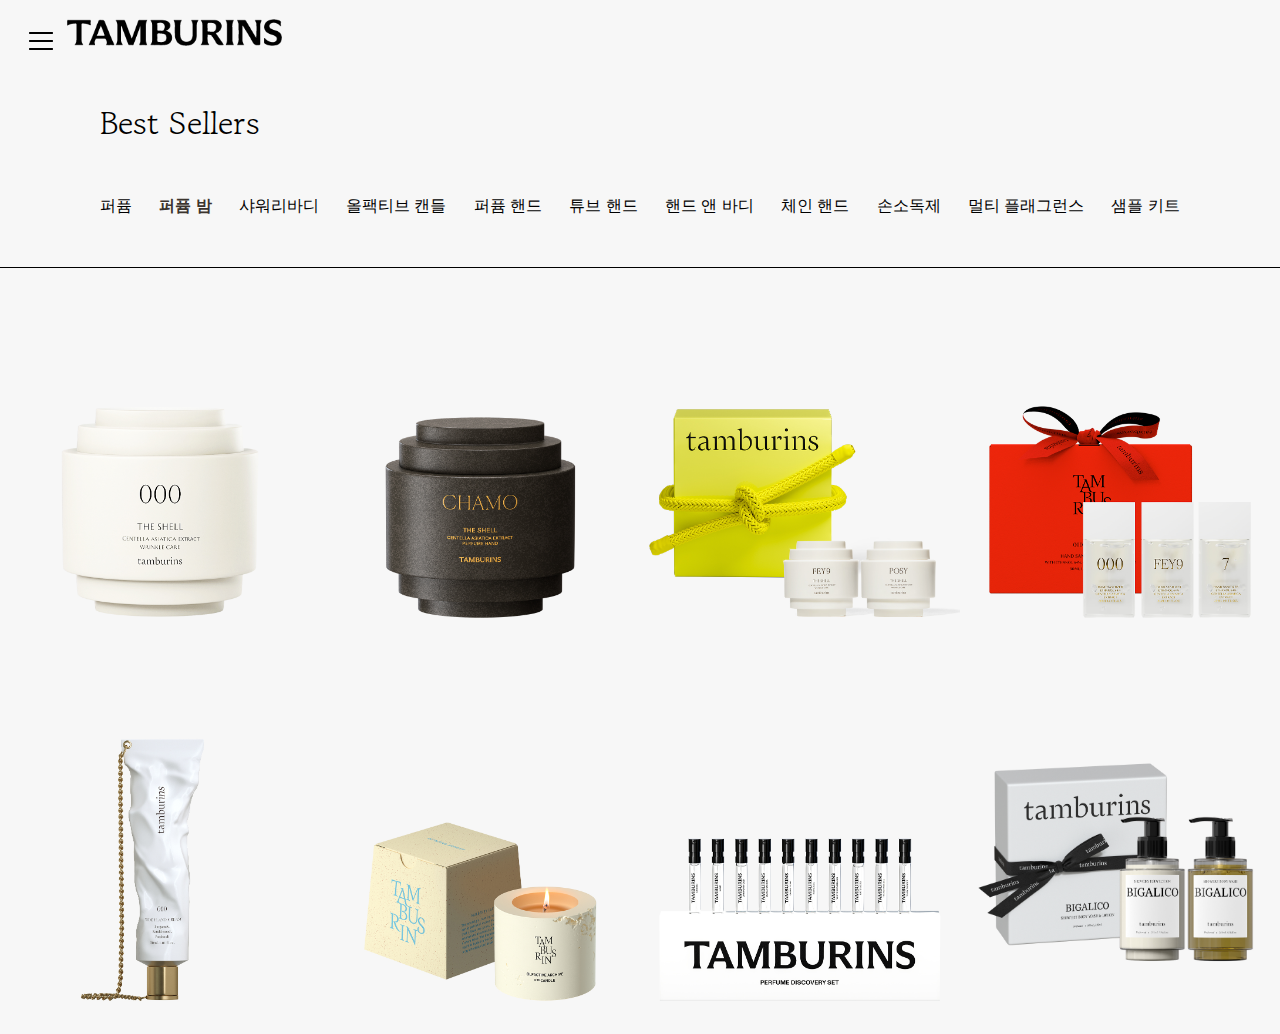
<file: best_sellers.html>
<!DOCTYPE html>
<html lang="ko">
<head>
    <meta charset="UTF-8">
    <meta http-equiv="X-UA-Compatible" content="IE=edge">
    <meta name="viewport" content="width=device-width, initial-scale=1.0">
    <title>Best Sellers</title>
    <link rel="stylesheet" href="css/layout.css">
    <link rel="stylesheet" href="css/layout3.css">
</head>
<body>
    <div id="best_wrap">
    <header id="main_header">
        <div class="header_wrap">

            <div id="hamburger"><img src="img/hamburger2.png" alt="햄버거바"></div>

            <h1 id="logo"><a href="index.html"><img src="img/logo_black.png" alt="로고"></a></h1>

            <div class="icon_wrap">
                <div class="icon"><a href="#"><img src="img/search.png"></a></div>
                <div class="icon"><a href="#"><img src="img/heart.png"></a></div>
                <div class="icon"><a href="#"><img src="img/handbag.png"></a></div>
            </div>

        </div>
        <!-- .header_wrap -->
        <!-- nav -->
        <nav id="main_nav">

            <ul class="depth">
                <li class="close"><img src="img/close.png"></li>
                <li style="font-family: 'Gowun Batang', serif; font-weight: 800;" ><a href="index.html">HOME</a></li>

                <li class="depth1"><a href="#">제품 보기</a>
                    <ul>
                        <li class="depth2"><a href="#">퍼퓸</a></li>
                        <li class="depth2 perfume_balm"><a href="perfume_balm.html">퍼퓸 밤</a></li>
                        <li class="depth2"><a href="#">샤워리바디</a></li>
                        <li class="depth2"><a href="#">올팩티브 캔들</a></li>
                        <li class="depth2"><a href="#">퍼퓸 핸드</a></li>
                        <li class="depth2"><a href="#">튜브 핸드</a></li>
                        <li class="depth2"><a href="#">핸드 앤 바디</a></li>
                        <li class="depth2"><a href="#">체인 핸드</a></li>
                        <li class="depth2"><a href="#">손소독제</a></li>
                        <li class="depth2"><a href="#">멀티 플래그런스</a></li>
                        <li class="depth2"><a href="#">샘플 키트</a></li>
                    </ul>
                </li>
                <li class="best"><a href="best_sellers.html">베스트 셀러</a>
                </li>
                <li><a href="Gift Set.html">선물 추천</a></li>
                <li><a href="store.html">매장 보기</a></li>
            </ul>

            <div class="nav_bg"></div>

        </nav>
    </header>

    <section id="best">

        <div class="best_list">
            <p>Best Sellers</p>

        <ul id="menu_list">
                <li><a href="#">퍼퓸</a></li>
                <li class="sub_go"><a href="perfume_balm.html">퍼퓸 밤</a></li>
                <li><a href="#">샤워리바디</a></li>
                <li><a href="#">올팩티브 캔들</a></li>
                <li><a href="#">퍼퓸 핸드</a></li>
                <li><a href="#">튜브 핸드</a></li>
                <li><a href="#">핸드 앤 바디</a></li>
                <li><a href="#">체인 핸드</a></li>
                <li><a href="#">손소독제</a></li>
                <li><a href="#">멀티 플래그런스</a></li>
                <li><a href="#">샘플 키트</a></li>
        </ul>
    </div>

        <div class="item_list">
            <ul>
                <li>
                    <a href="#">
                        <img src="img/best7..jpg" alt="핸드크림">
                        <p><span>샌달우드 | 패츌리 | 흙 내음</span><br>
                            000<br>
                        <span>32,000원</span></p>
                    </a>
                </li>

                <li>
                    <a href="#">
                        <img src="img/best1.jpg" alt="핸드크림">
                        <p><span>진득한 카모마일 | 부드러운 나무결 | 머스크</span><br>
                            퍼퓸 쉘 엑스 카모<br>
                        <span>32,000원</span></p>
                    </a>
                </li>

                <li>
                    <a href="#">
                        <img src="img/best2.jpg" alt="퍼퓸핸드세트">
                        <p><span>한정 패키지</span><br>
                            퍼퓸핸드 미니 듀오 세트 (FEY9+POSY)<br>
                        <span>33,500원</span></p>
                    </a>
                </li>

                <li>
                    <a href="#">
                        <img src="img/best3.jpg" alt="손소독제세트">
                        <p><span>손 소독제 세 가지 향</span><br>
                            손 소독제 트리오(000+FEY9+7)<br>
                        <span>24,500원</span></p>
                    </a>
                </li>

                <li>
                    <a href="#">
                        <img src="img/best4.jpg" alt="핸드크림체인형">
                        <p><span>샌달우드 | 패츌리 | 흙 내음</span><br>
                            000<br>
                        <span>23,000원</span></p>
                    </a>
                </li>

                <li>
                    <a href="#">
                        <img src="img/best5.jpg" alt="캔들">
                        <p><span>회귀의 향 | 나무껍질의 눈물 | 내적 평온</span><br>
                            MULBERRY LEAVES<br>
                        <span>28,900원</span></p>
                    </a>
                </li>

                <li>
                    <a href="#">
                        <img src="img/perfumeset.jpg" alt="디스커버리향수">
                        <p><span>퍼퓸의 10가지 향</span><br>
                            퍼퓸 디스커버리 세트<br>
                        <span>42,000원</span></p>
                    </a>
                </li>

                <li>
                    <a href="#">
                        <img src="img/best8.jpg" alt="샤워리바디워시&로션">
                        <p><span>샤워리바디워시&로션</span><br>
                            바디듀오 BIGALICO<br>
                        <span>68,000원</span></p>
                    </a>
                </li>
            </ul>
        </div>
    </section>

</div>
</body>
<script src="js/jquery-3.1.1.min.js"></script>
<script src="js/jquery.bxslider.js"></script>
<script src="js/main.js"></script>
</html>
</file>
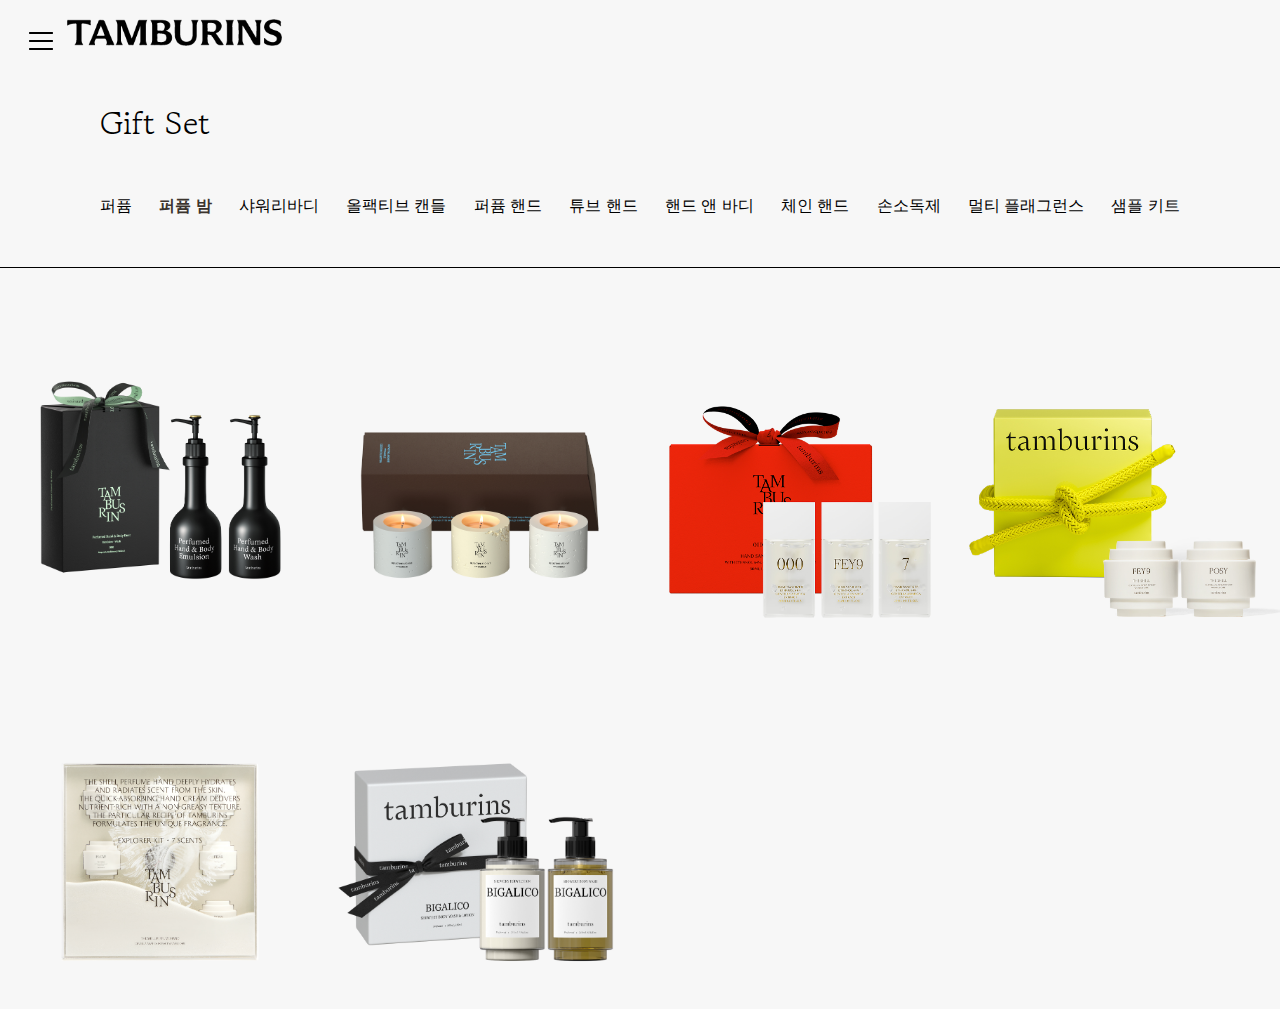
<file: Gift Set.html>
<!DOCTYPE html>
<html lang="ko">
<head>
    <meta charset="UTF-8">
    <meta http-equiv="X-UA-Compatible" content="IE=edge">
    <meta name="viewport" content="width=device-width, initial-scale=1.0">
    <title>Gift Set</title>
    <link rel="stylesheet" href="css/layout.css">
    <link rel="stylesheet" href="css/layout3.css">
</head>
<body>
    <div id="best_wrap">
    <header id="main_header">
        <div class="header_wrap">

            <div id="hamburger"><img src="img/hamburger2.png" alt="햄버거바"></div>

            <h1 id="logo"><a href="index.html"><img src="img/logo_black.png" alt="로고"></a></h1>

            <div class="icon_wrap">
                <div class="icon"><a href="#"><img src="img/search.png"></a></div>
                <div class="icon"><a href="#"><img src="img/heart.png"></a></div>
                <div class="icon"><a href="#"><img src="img/handbag.png"></a></div>
            </div>

        </div>
        <!-- .header_wrap -->
        <!-- nav -->
        <nav id="main_nav">

            <ul class="depth">
                <li class="close"><img src="img/close.png"></li>
                <li style="font-family: 'Gowun Batang', serif; font-weight: 800;" ><a href="index.html">HOME</a></li>

                <li class="depth1"><a href="#">제품 보기</a>
                    <ul>
                        <li class="depth2"><a href="#">퍼퓸</a></li>
                        <li class="depth2 perfume_balm"><a href="perfume_balm.html">퍼퓸 밤</a></li>
                        <li class="depth2"><a href="#">샤워리바디</a></li>
                        <li class="depth2"><a href="#">올팩티브 캔들</a></li>
                        <li class="depth2"><a href="#">퍼퓸 핸드</a></li>
                        <li class="depth2"><a href="#">튜브 핸드</a></li>
                        <li class="depth2"><a href="#">핸드 앤 바디</a></li>
                        <li class="depth2"><a href="#">체인 핸드</a></li>
                        <li class="depth2"><a href="#">손소독제</a></li>
                        <li class="depth2"><a href="#">멀티 플래그런스</a></li>
                        <li class="depth2"><a href="#">샘플 키트</a></li>
                    </ul>
                </li>
                <li class="best"><a href="best_sellers.html">베스트 셀러</a>
                </li>
                <li><a href="Gift Set.html">선물 추천</a></li>
                <li><a href="store.html">매장 보기</a></li>
            </ul>

            <div class="nav_bg"></div>

        </nav>
    </header>

    <section id="best">

        <div class="best_list">
            <p>Gift Set</p>

        <ul id="menu_list">
                <li><a href="#">퍼퓸</a></li>
                <li class="sub_go"><a href="perfume_balm.html">퍼퓸 밤</a></li>
                <li><a href="#">샤워리바디</a></li>
                <li><a href="#">올팩티브 캔들</a></li>
                <li><a href="#">퍼퓸 핸드</a></li>
                <li><a href="#">튜브 핸드</a></li>
                <li><a href="#">핸드 앤 바디</a></li>
                <li><a href="#">체인 핸드</a></li>
                <li><a href="#">손소독제</a></li>
                <li><a href="#">멀티 플래그런스</a></li>
                <li><a href="#">샘플 키트</a></li>
        </ul>
    </div>

        <div class="item_list">
            <ul>
                <li>
                    <a href="#">
                        <img src="img/Gift Set1.jpg" alt="핸드앤바디">
                        <p><span>샌달우드 | 패츌리 | 흙 내음</span><br>
                            퍼퓸드 핸드앤바디 워시&에멀전 듀오세트<br>
                        <span>72,000원</span></p>
                    </a>
                </li>

                <li>
                    <a href="#">
                        <img src="img/Gift Set2.jpg" alt="캔들 미니 트리오">
                        <p><span>캔들 세 가지 향</span><br>
                            캔들 미니 트리오<br>
                        <span>85,000원</span></p>
                    </a>
                </li>


                <li>
                    <a href="#">
                        <img src="img/best3.jpg" alt="손소독제세트">
                        <p><span>손 소독제 세 가지 향</span><br>
                            손 소독제 트리오(000+FEY9+7)<br>
                        <span>24,500원</span></p>
                    </a>
                </li>

                <li>
                    <a href="#">
                        <img src="img/best2.jpg" alt="퍼퓸핸드세트">
                        <p><span>한정 패키지</span><br>
                            퍼퓸핸드 미니 듀오 세트 (FEY9+POSY)<br>
                        <span>33,500원</span></p>
                    </a>
                </li>

                <li>
                    <a href="#">
                        <img src="img/Gift Set3.jpg" alt="퍼퓸핸드">
                        <p><span>퍼퓸핸드 7가지 향</span><br>
                            퍼퓸핸드 미니 7 세트<br>
                        <span>107,000원</span></p>
                    </a>
                </li>

                <li>
                    <a href="#">
                        <img src="img/best8.jpg" alt="샤워리바디워시&로션">
                        <p><span>샤워리바디워시&로션</span><br>
                            바디듀오 BIGALICO<br>
                        <span>68,000원</span></p>
                    </a>
                </li>
            </ul>
        </div>
    </section>

</div>
</body>
<script src="js/jquery-3.1.1.min.js"></script>
<script src="js/jquery.bxslider.js"></script>
<script src="js/main.js"></script>
</html>
</file>
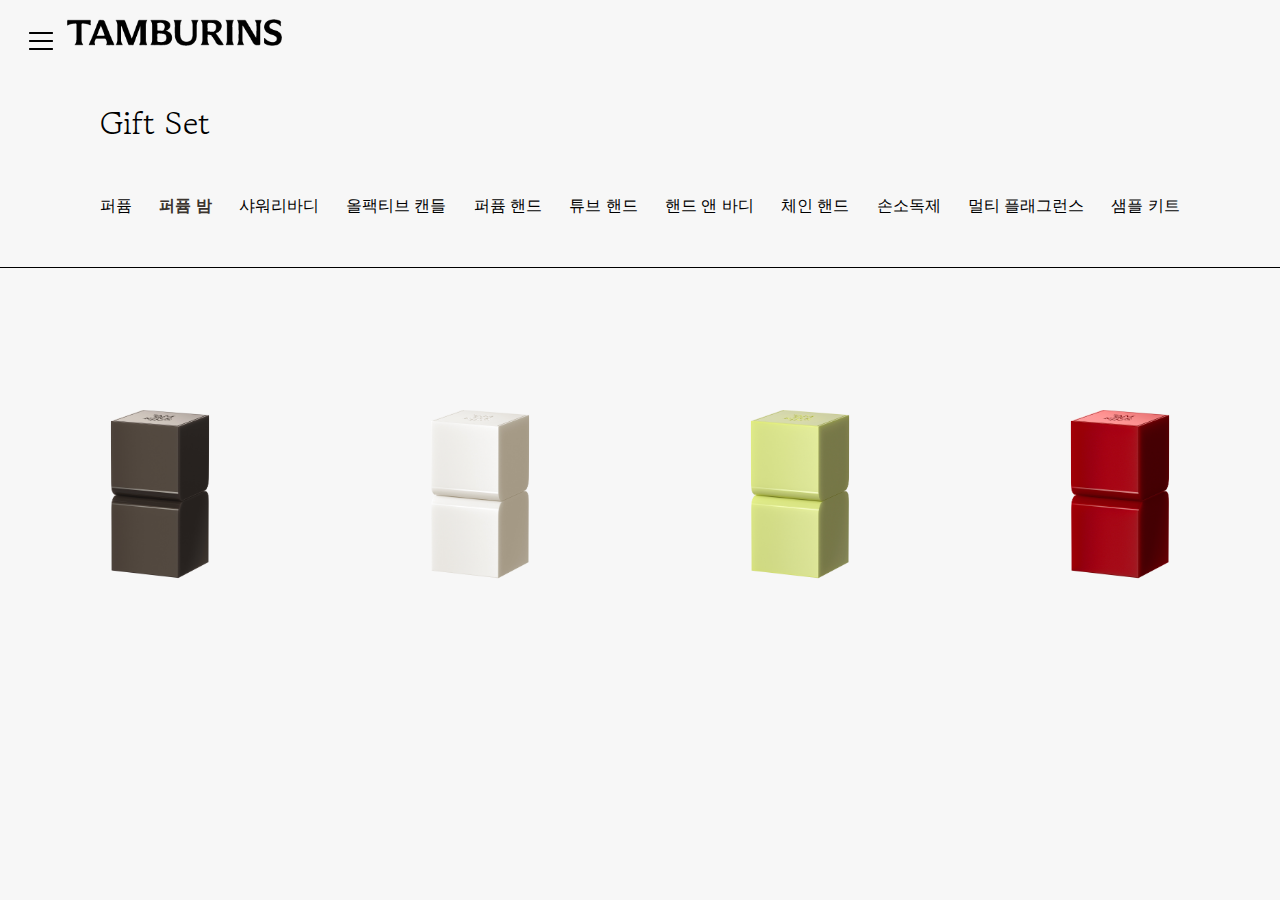
<file: perfume_balm.html>
<!DOCTYPE html>
<html lang="ko">
<head>
    <meta charset="UTF-8">
    <meta http-equiv="X-UA-Compatible" content="IE=edge">
    <meta name="viewport" content="width=device-width, initial-scale=1.0">
    <title>perfume_balm</title>
    <link rel="stylesheet" href="css/layout.css">
    <link rel="stylesheet" href="css/layout3.css">
</head>
<body>
    <div id="best_wrap">
    <header id="main_header">
        <div class="header_wrap">

            <div id="hamburger"><img src="img/hamburger2.png" alt="햄버거바"></div>

            <h1 id="logo"><a href="index.html"><img src="img/logo_black.png" alt="로고"></a></h1>

            <div class="icon_wrap">
                <div class="icon"><a href="#"><img src="img/search.png"></a></div>
                <div class="icon"><a href="#"><img src="img/heart.png"></a></div>
                <div class="icon"><a href="#"><img src="img/handbag.png"></a></div>
            </div>

        </div>
        <!-- .header_wrap -->
        <!-- nav -->
        <nav id="main_nav">

            <ul class="depth">
                <li class="close"><img src="img/close.png"></li>
                <li style="font-family: 'Gowun Batang', serif; font-weight: 800;" ><a href="index.html">HOME</a></li>

                <li class="depth1"><a href="#">제품 보기</a>
                    <ul>
                        <li class="depth2"><a href="#">퍼퓸</a></li>
                        <li class="depth2 perfume_balm"><a href="perfume_balm.html">퍼퓸 밤</a></li>
                        <li class="depth2"><a href="#">샤워리바디</a></li>
                        <li class="depth2"><a href="#">올팩티브 캔들</a></li>
                        <li class="depth2"><a href="#">퍼퓸 핸드</a></li>
                        <li class="depth2"><a href="#">튜브 핸드</a></li>
                        <li class="depth2"><a href="#">핸드 앤 바디</a></li>
                        <li class="depth2"><a href="#">체인 핸드</a></li>
                        <li class="depth2"><a href="#">손소독제</a></li>
                        <li class="depth2"><a href="#">멀티 플래그런스</a></li>
                        <li class="depth2"><a href="#">샘플 키트</a></li>
                    </ul>
                </li>
                <li class="best"><a href="best_sellers.html">베스트 셀러</a>
                </li>
                <li><a href="Gift Set.html">선물 추천</a></li>
                <li><a href="store.html">매장 보기</a></li>
            </ul>

            <div class="nav_bg"></div>

        </nav>
    </header>

    <section id="best">

        <div class="best_list">
            <p>Gift Set</p>

        <ul id="menu_list">
                <li><a href="#">퍼퓸</a></li>
                <li class="sub_go"><a href="perfume_balm.html">퍼퓸 밤</a></li>
                <li><a href="#">샤워리바디</a></li>
                <li><a href="#">올팩티브 캔들</a></li>
                <li><a href="#">퍼퓸 핸드</a></li>
                <li><a href="#">튜브 핸드</a></li>
                <li><a href="#">핸드 앤 바디</a></li>
                <li><a href="#">체인 핸드</a></li>
                <li><a href="#">손소독제</a></li>
                <li><a href="#">멀티 플래그런스</a></li>
                <li><a href="#">샘플 키트</a></li>
        </ul>
    </div>

        <div class="item_list">
            <ul>
                <li>
                    <a href="sub_index.html">
                        <img src="img/chamo_0.jpg" alt="perfume_balm">
                        <p><span>진득한 카모마일 | 부드러운 나무결 | 머스크</span><br>
                            퍼퓸 밤 카모<br>
                        <span>46,500원</span></p>
                    </a>
                </li>

                <li>
                    <a href="sub3_index.html">
                        <img src="img/bergaSandal_0.jpg" alt="perfume_balm">
                        <p><span>지중해의 베르가못 | 쌉싸래한 청귤 | 샌달우드</span><br>
                            퍼퓸 밤 버가샌달<br>
                        <span>46,500원</span></p>
                    </a>
                </li>


                <li>
                    <a href="sub2_index.html">
                        <img src="img/lale_0.jpg" alt="perfume_balm">
                        <p><span>이슬을 머금은 풋사과 | 화이트 튤립 | 샌달우드</span><br>
                            퍼퓸 밤 라레<br>
                        <span>46,500원</span></p>
                    </a>
                </li>

                <li>
                    <a href="sub4_index.html">
                        <img src="img/suedePear_0.jpg" alt="perfume_balm">
                        <p><span>시원한 배 | 스웨이드 | 쌉쌀한 갈바넘</span><br>
                            퍼퓸 밤 스웨이드페어<br>
                        <span>46,500원</span></p>
                    </a>
                </li>

            </ul>
        </div>
    </section>

</div>
</body>
<script src="js/jquery-3.1.1.min.js"></script>
<script src="js/jquery.bxslider.js"></script>
<script src="js/main.js"></script>
</html>
</file>
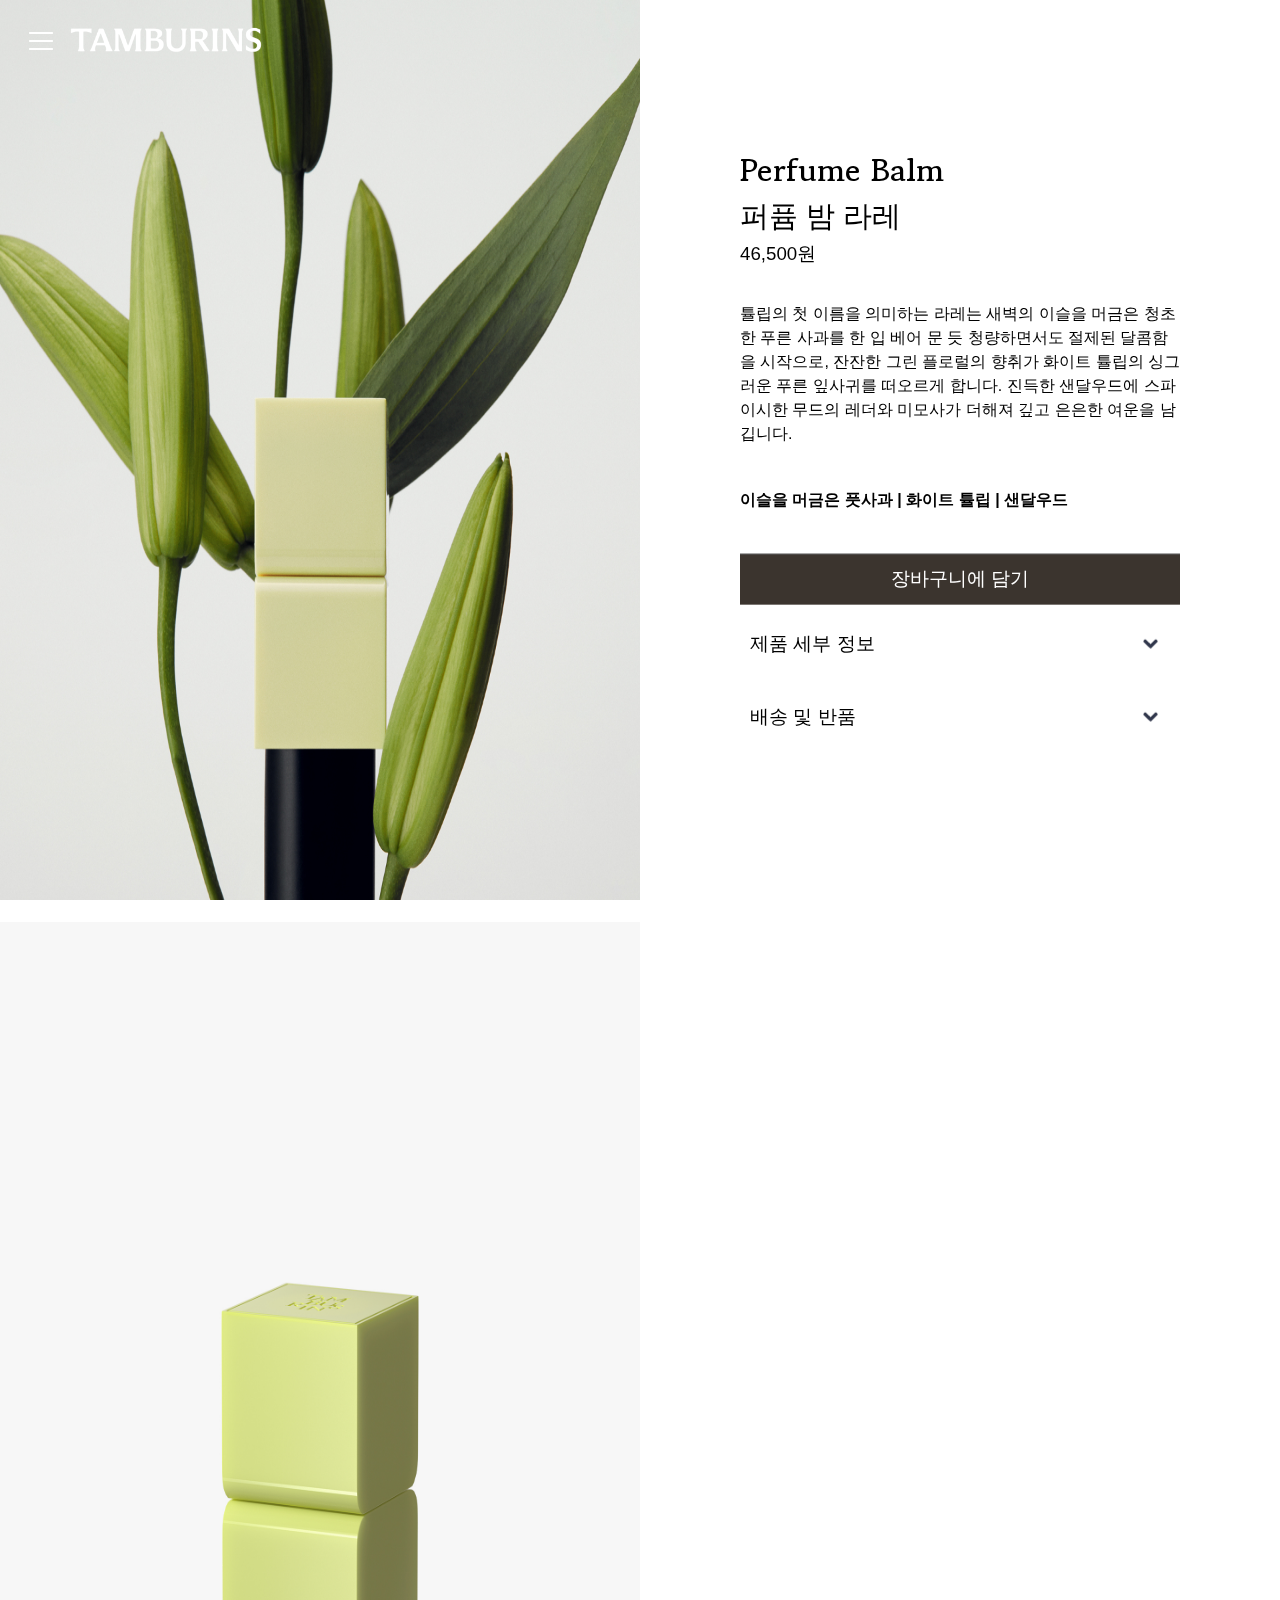
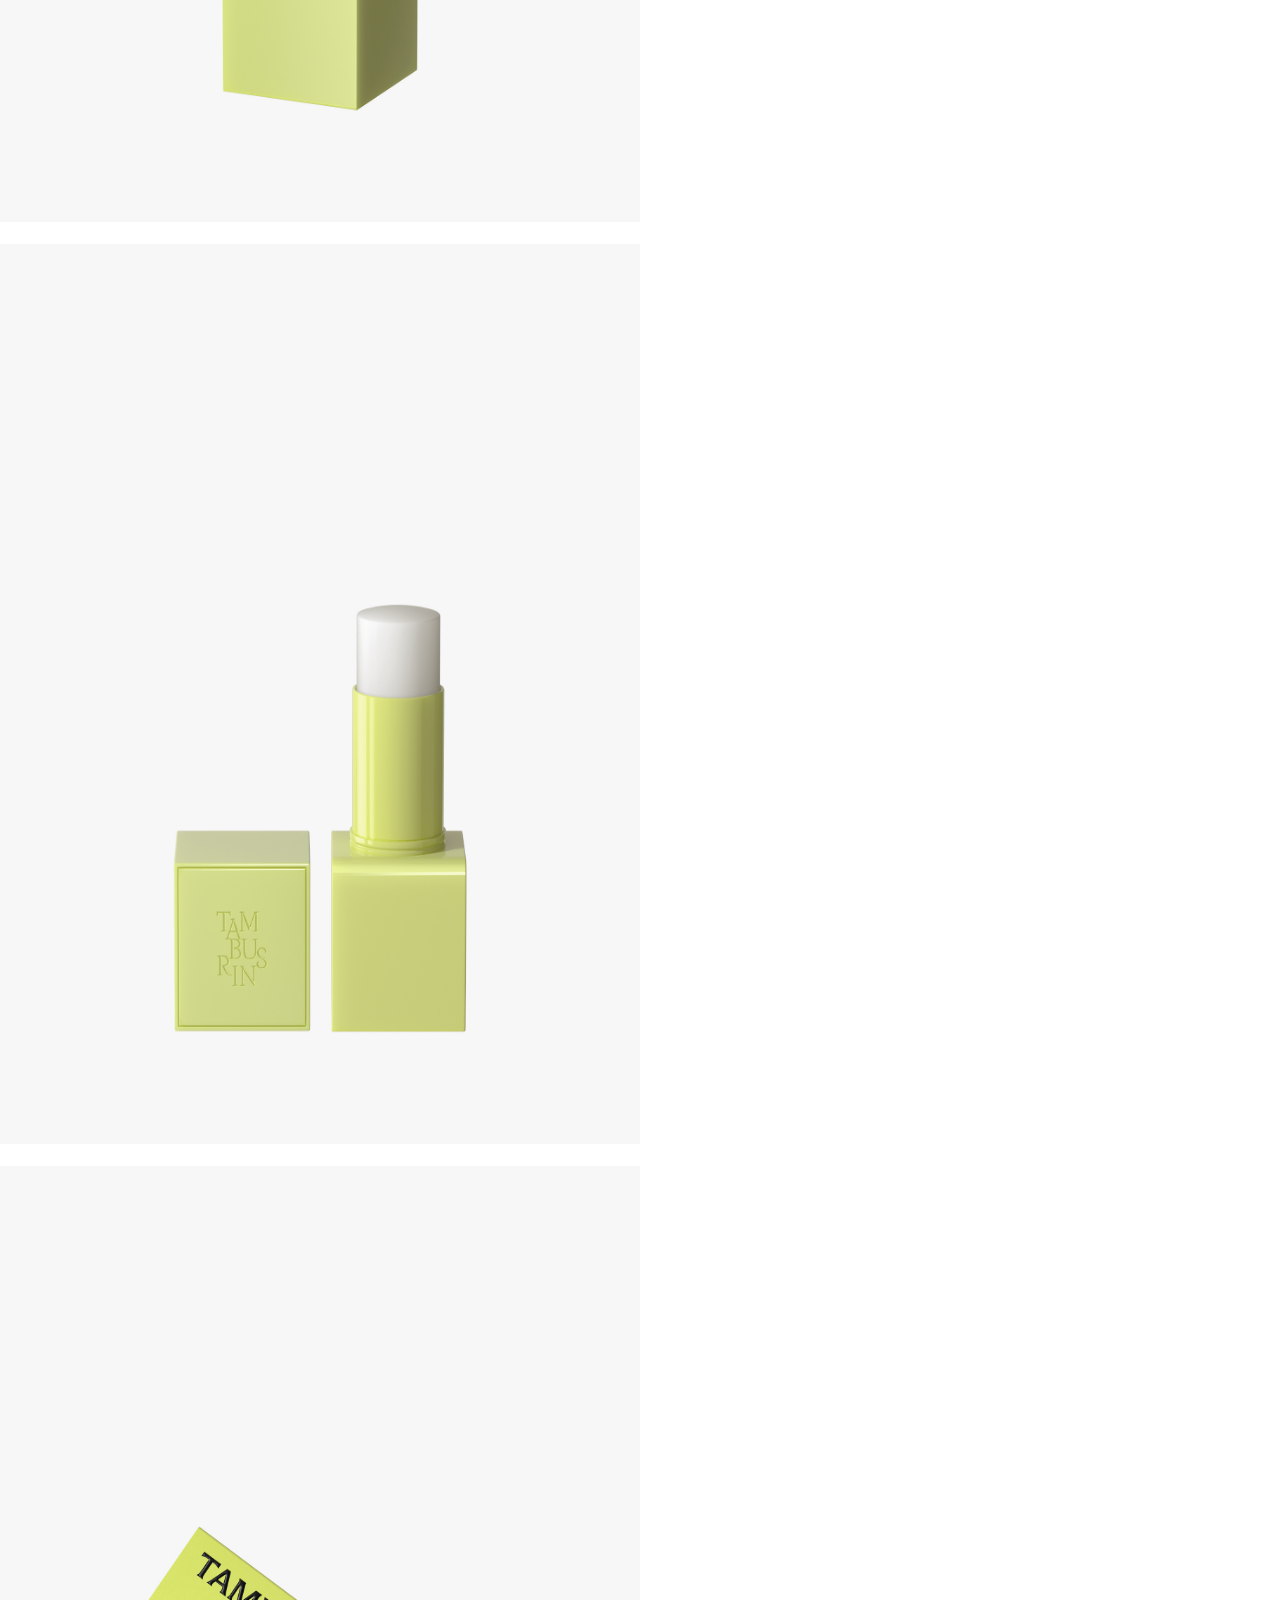
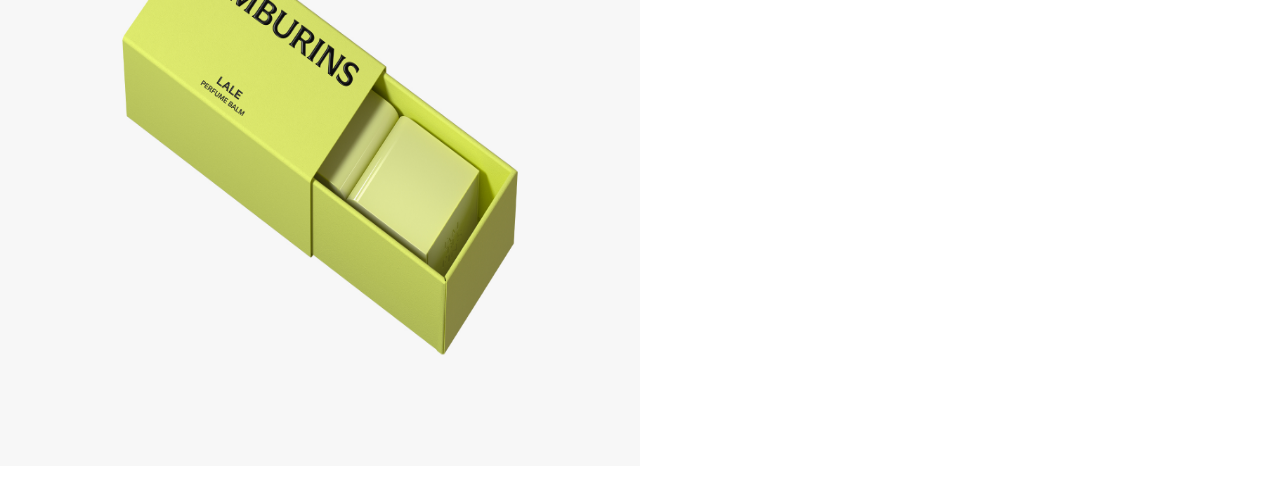
<file: sub2_index.html>
<!DOCTYPE html>
<html lang="ko">

<head>
    <meta charset="UTF-8">
    <meta http-equiv="X-UA-Compatible" content="IE=edge">
    <meta name="viewport" content="width=device-width, initial-scale=1.0">
    <title>TAMBURINS_SUBPAGE</title>
    <link rel="stylesheet" href="css/layout.css">
    <link rel="stylesheet" href="css/layout2.css">
</head>

<body>
    <div class="wrap">

        <header id="main_header">
            <div class="header_wrap">

                <div id="hamburger"><img src="img/hamburger.png"></div>

                <h1 id="logo"><a href="index.html"><img src="img/logo.png"></a></h1>

                <div class="icon_wrap">
                    <div class="icon"><a href="#"><img src="img/search.png"></a></div>
                    <div class="icon"><a href="#"><img src="img/heart.png"></a></div>
                    <div class="icon"><a href="#"><img src="img/handbag.png"></a></div>
                </div>

            </div>

            <nav id="main_nav">

                <ul class="depth">
                    <li class="close"><img src="img/close.png"></li>
                    <li style="font-family: 'Gowun Batang', serif; font-weight: 800;"><a href="index.html">HOME</a></li>
                    <li class="depth1"><a href="#">제품 보기</a>
                        <ul>
                            <li class="depth2"><a href="#">퍼퓸</a></li>
                            <li class="depth2 perfume_balm"><a href="#">퍼퓸 밤</a></li>
                            <li class="depth2"><a href="#">샤워리바디</a></li>
                            <li class="depth2"><a href="#">올팩티브 캔들</a></li>
                            <li class="depth2"><a href="#">퍼퓸 핸드</a></li>
                            <li class="depth2"><a href="#">튜브 핸드</a></li>
                            <li class="depth2"><a href="#">핸드 앤 바디</a></li>
                            <li class="depth2"><a href="#">체인 핸드</a></li>
                            <li class="depth2"><a href="#">손소독제</a></li>
                            <li class="depth2"><a href="#">멀티 플래그런스</a></li>
                            <li class="depth2"><a href="#">샘플 키트</a></li>

                        </ul>
                    </li>
                    <li class="best"><a href="#">베스트 셀러</a>
                    </li>
                    <li><a href="#">선물 추천</a></li>
                    <li><a href="#">매장 보기</a></li>
                </ul>



            </nav>
        </header>
        <section class="detailArea-wrap">
            <div class="img_con">
                <img src="img/perfume_balm1.jpg" alt="라레" class="img_main"> <br><br>
                <img src="img/lale_0.jpg" alt="라레"> <br><br>
                <img src="img/lale_1.jpg" alt="라레"> <br><br>
                <img src="img/lale_2.jpg" alt="라레"> <br><br>
            </div>
            <div class="side">
                <div class="side_box">
                    <div id="detail_text">
                        <h2>Perfume Balm<br>
                            <span>퍼퓸 밤 라레</span>
                        </h2>
                        <h3>46,500원</h3>
                        <p>튤립의 첫 이름을 의미하는 라레는 새벽의 이슬을 머금은 청초한 푸른 사과를 한 입 베어 문 듯 청량하면서도 절제된 달콤함을 시작으로, 잔잔한 그린 플로럴의 향취가 화이트 튤립의 싱그러운 푸른 잎사귀를 떠오르게 합니다. 진득한 샌달우드에 스파이시한 무드의 레더와 미모사가 더해져 깊고 은은한 여운을 남깁니다.</p>
                        <span id="perfume">이슬을 머금은 풋사과 | 화이트 튤립 | 샌달우드</span>
                    </div>

                    <div id="add">
                        <a href="#">장바구니에 담기</a>

                    </div>

                    <div id="info_box">
                        <dl class="acco">
                            <dt>제품 세부 정보</dt>
                            <dd><span class="bold">전성분</span><br>
                                카프릴릭/카프릭트라이글리세라이드, 향료, 다이메티콘, 마이크로크리스탈린왁스, 파라핀, 페닐트라이메티콘, 벤질살리실레이트, 합성왁스, 비에이치티, 리날룰,
                                쿠마린, 제라니올, 리모넨, 벤질알코올, 유제놀<br><br>
                                <span class="bold">사용방법</span><br>
                                용기 하단을 돌려 내용물을 끌어올려 손목, 귀 뒤 등 맥박이 뛰는 부위에 가볍게 발라줍니다.<br><br>
                                <span class="bold">사용할 때의 주의사항</span><br>
                                1. 손목 등에 가볍게 테스트 후 사용하세요.<br>
                                2. 사용 시 묻어날 수 있으니 잘 흡수시켜 사용해주세요.<br>
                                3.제형 특성상 온도에 민감하여 고온 보관시 스웨팅 현상이 발생할 수 있으니 유의해주세요.<br>
                            </dd>
                            <dt>배송 및 반품</dt>
                            <dd>3만원 이상 구매하실 경우 배송 비용은 무료입니다.<br>
                                주문량 증가로 인해, 주문일로부터 1~3영업일 이내 출고됩니다.(당일 출고 불가)</dd>
                        </dl>
                    </div>
                </div>
            </div>
        </section>
    </div>
</body>
<script src="js/jquery-3.1.1.min.js"></script>
<script src="js/main.js"></script>

</html>
</file>
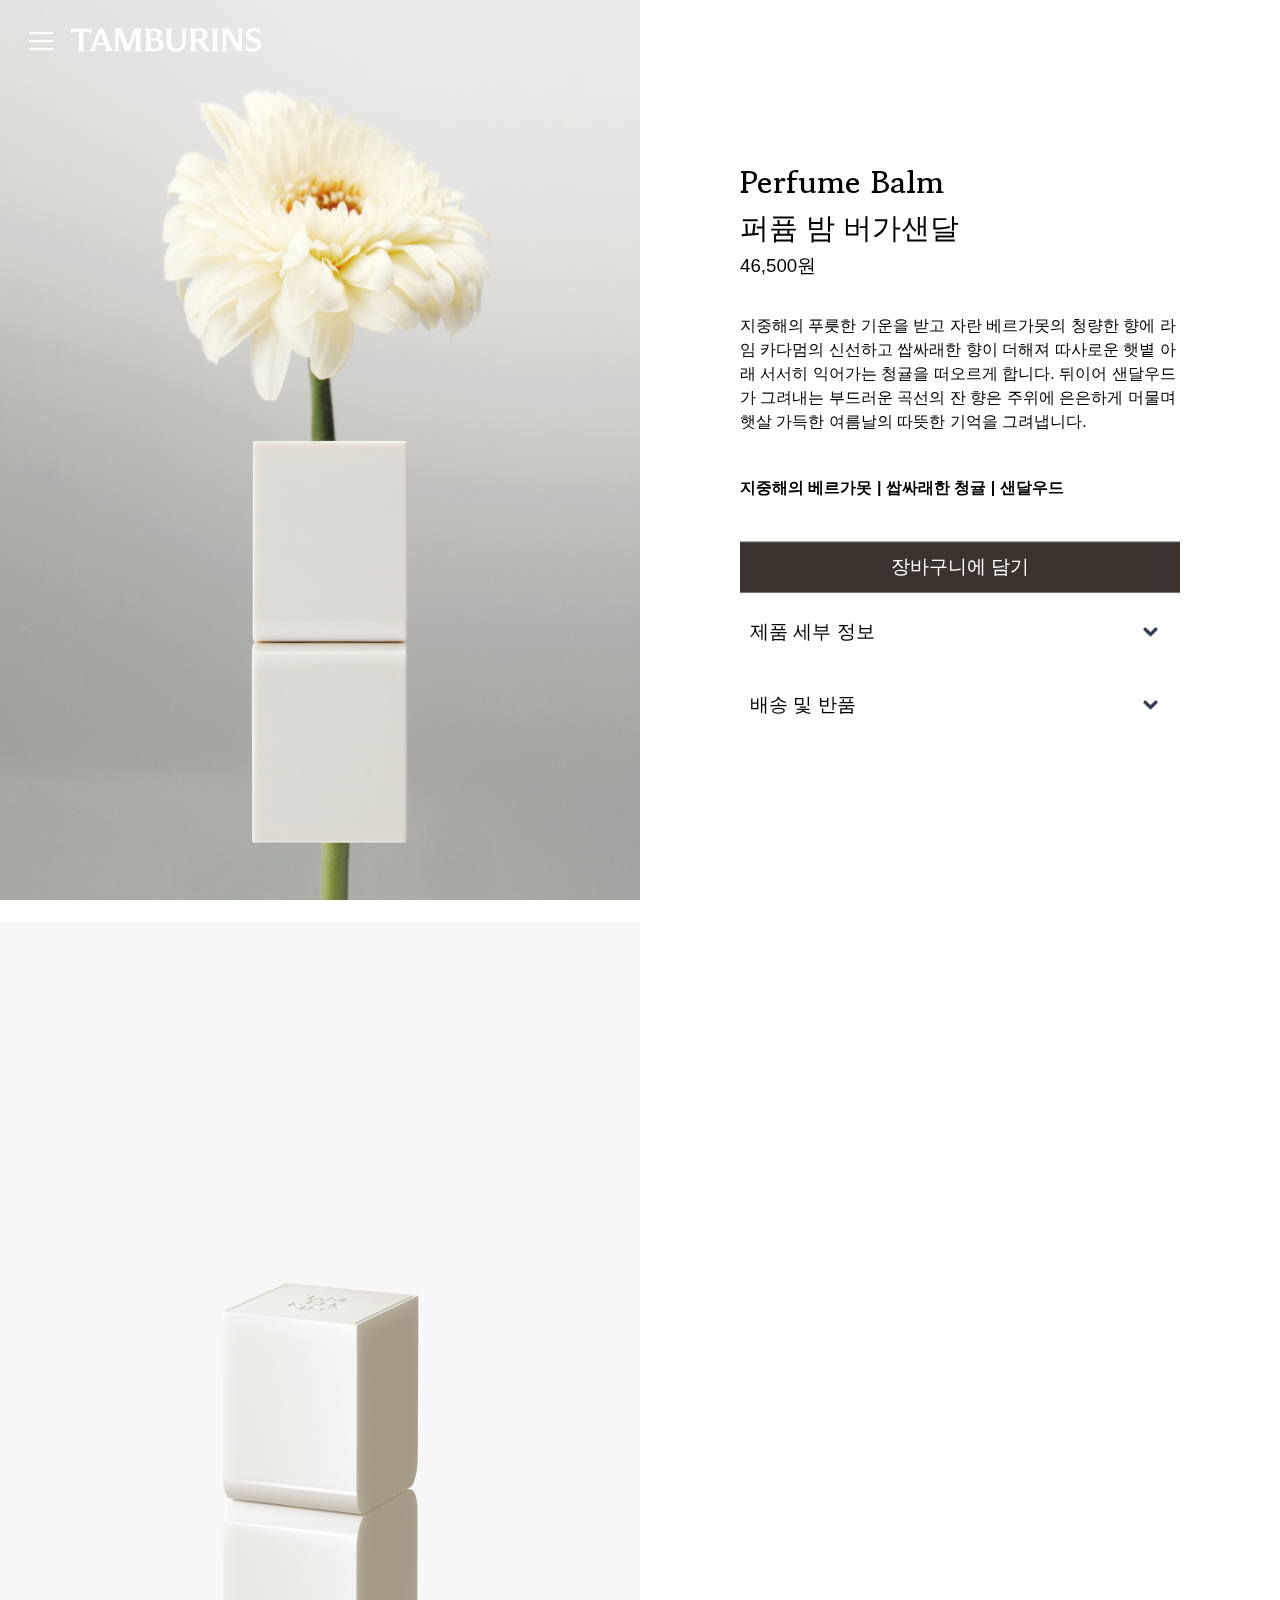
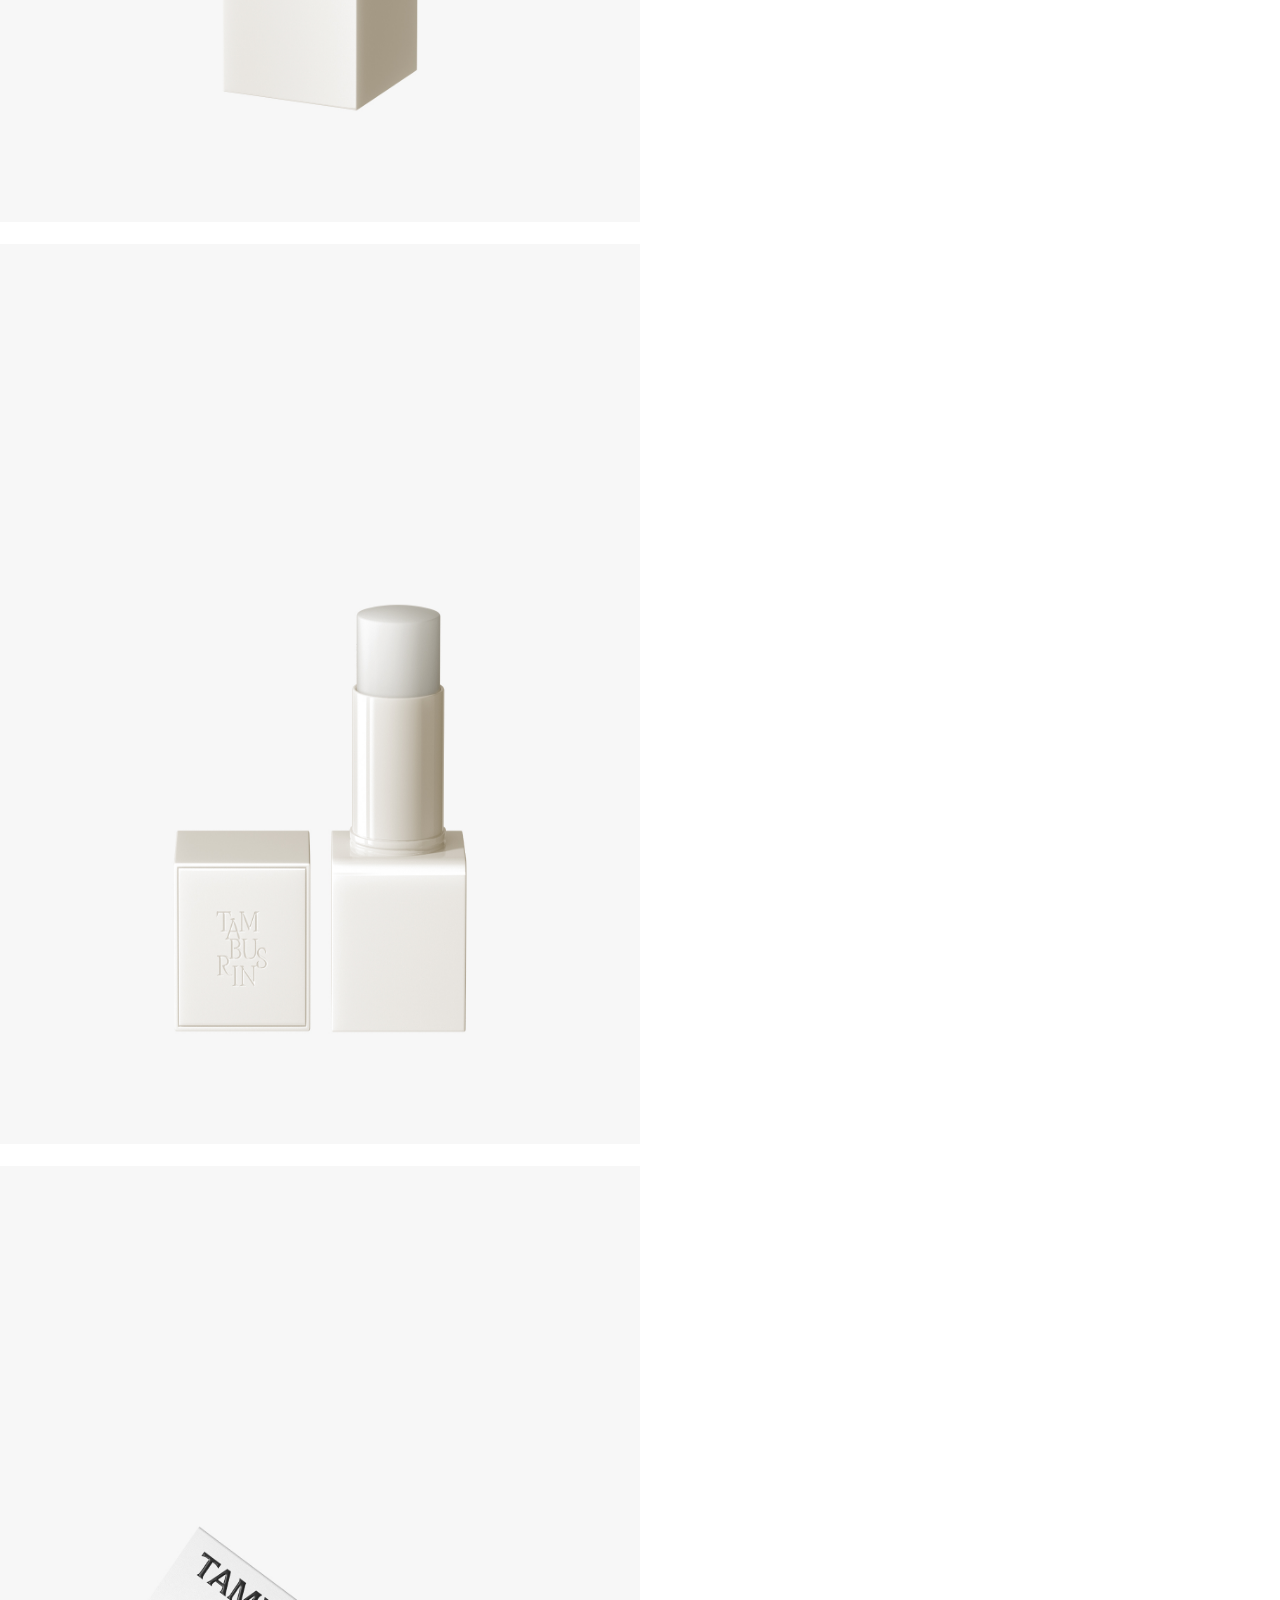
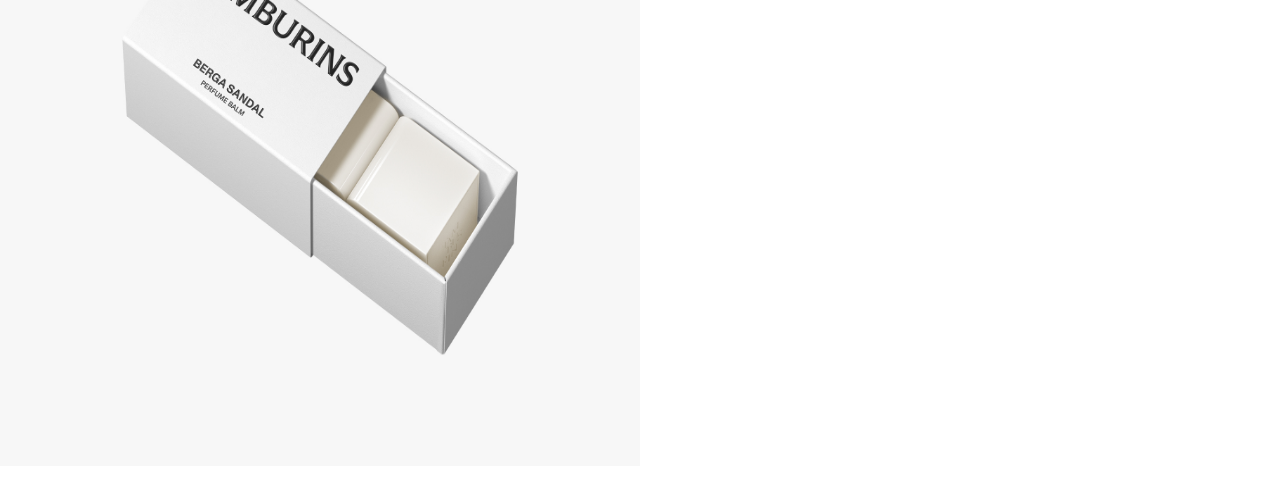
<file: sub3_index.html>
<!DOCTYPE html>
<html lang="ko">

<head>
    <meta charset="UTF-8">
    <meta http-equiv="X-UA-Compatible" content="IE=edge">
    <meta name="viewport" content="width=device-width, initial-scale=1.0">
    <title>TAMBURINS_SUBPAGE</title>
    <link rel="stylesheet" href="css/layout.css">
    <link rel="stylesheet" href="css/layout2.css">
</head>

<body>
    <div class="wrap">

        <header id="main_header">
            <div class="header_wrap">

                <div id="hamburger"><img src="img/hamburger.png"></div>

                <h1 id="logo"><a href="index.html"><img src="img/logo.png"></a></h1>

                <div class="icon_wrap">
                    <div class="icon"><a href="#"><img src="img/search.png"></a></div>
                    <div class="icon"><a href="#"><img src="img/heart.png"></a></div>
                    <div class="icon"><a href="#"><img src="img/handbag.png"></a></div>
                </div>

            </div>

            <nav id="main_nav">

                <ul class="depth">
                    <li class="close"><img src="img/close.png"></li>
                    <li style="font-family: 'Gowun Batang', serif; font-weight: 800;"><a href="index.html">HOME</a></li>
                    <li class="depth1"><a href="#">제품 보기</a>
                        <ul>
                            <li class="depth2"><a href="#">퍼퓸</a></li>
                            <li class="depth2 perfume_balm"><a href="#">퍼퓸 밤</a></li>
                            <li class="depth2"><a href="#">샤워리바디</a></li>
                            <li class="depth2"><a href="#">올팩티브 캔들</a></li>
                            <li class="depth2"><a href="#">퍼퓸 핸드</a></li>
                            <li class="depth2"><a href="#">튜브 핸드</a></li>
                            <li class="depth2"><a href="#">핸드 앤 바디</a></li>
                            <li class="depth2"><a href="#">체인 핸드</a></li>
                            <li class="depth2"><a href="#">손소독제</a></li>
                            <li class="depth2"><a href="#">멀티 플래그런스</a></li>
                            <li class="depth2"><a href="#">샘플 키트</a></li>

                        </ul>
                    </li>
                    <li class="best"><a href="#">베스트 셀러</a>
                    </li>
                    <li><a href="#">선물 추천</a></li>
                    <li><a href="#">매장 보기</a></li>
                </ul>



            </nav>
        </header>
        <section class="detailArea-wrap">
            <div class="img_con">
                <img src="img/bergaSandal_3.jpg" alt="버가샌달" class="img_main"> <br><br>
                <img src="img/bergaSandal_0.jpg" alt="버가샌달"> <br><br>
                <img src="img/bergaSandal_1.jpg" alt="버가샌달"> <br><br>
                <img src="img/bergaSandal_2.jpg" alt="버가샌달"> <br><br>
            </div>
            <div class="side">
                <div class="side_box">
                    <div id="detail_text">
                        <h2>Perfume Balm<br>
                            <span>퍼퓸 밤 버가샌달</span>
                        </h2>
                        <h3>46,500원</h3>
                        <p>지중해의 푸릇한 기운을 받고 자란 베르가못의 청량한 향에 라임 카다멈의 신선하고 쌉싸래한 향이 더해져 따사로운 햇볕 아래 서서히 익어가는 청귤을 떠오르게 합니다. 뒤이어 샌달우드가 그려내는 부드러운 곡선의 잔 향은 주위에 은은하게 머물며 햇살 가득한 여름날의 따뜻한 기억을 그려냅니다.</p>
                        <span id="perfume">지중해의 베르가못 | 쌉싸래한 청귤 | 샌달우드</span>
                    </div>

                    <div id="add">
                        <a href="#">장바구니에 담기</a>

                    </div>

                    <div id="info_box">
                        <dl class="acco">
                            <dt>제품 세부 정보</dt>
                            <dd><span class="bold">전성분</span><br>
                                카프릴릭/카프릭트라이글리세라이드, 향료, 다이메티콘, 마이크로크리스탈린왁스, 파라핀, 페닐트라이메티콘, 벤질살리실레이트, 합성왁스, 비에이치티, 리날룰,
                                쿠마린, 제라니올, 리모넨, 벤질알코올, 유제놀<br><br>
                                <span class="bold">사용방법</span><br>
                                용기 하단을 돌려 내용물을 끌어올려 손목, 귀 뒤 등 맥박이 뛰는 부위에 가볍게 발라줍니다.<br><br>
                                <span class="bold">사용할 때의 주의사항</span><br>
                                1. 손목 등에 가볍게 테스트 후 사용하세요.<br>
                                2. 사용 시 묻어날 수 있으니 잘 흡수시켜 사용해주세요.<br>
                                3.제형 특성상 온도에 민감하여 고온 보관시 스웨팅 현상이 발생할 수 있으니 유의해주세요.<br>
                            </dd>
                            <dt>배송 및 반품</dt>
                            <dd>3만원 이상 구매하실 경우 배송 비용은 무료입니다.<br>
                                주문량 증가로 인해, 주문일로부터 1~3영업일 이내 출고됩니다.(당일 출고 불가)</dd>
                        </dl>
                    </div>
                </div>
            </div>
        </section>
    </div>
</body>
<script src="js/jquery-3.1.1.min.js"></script>
<script src="js/main.js"></script>

</html>
</file>
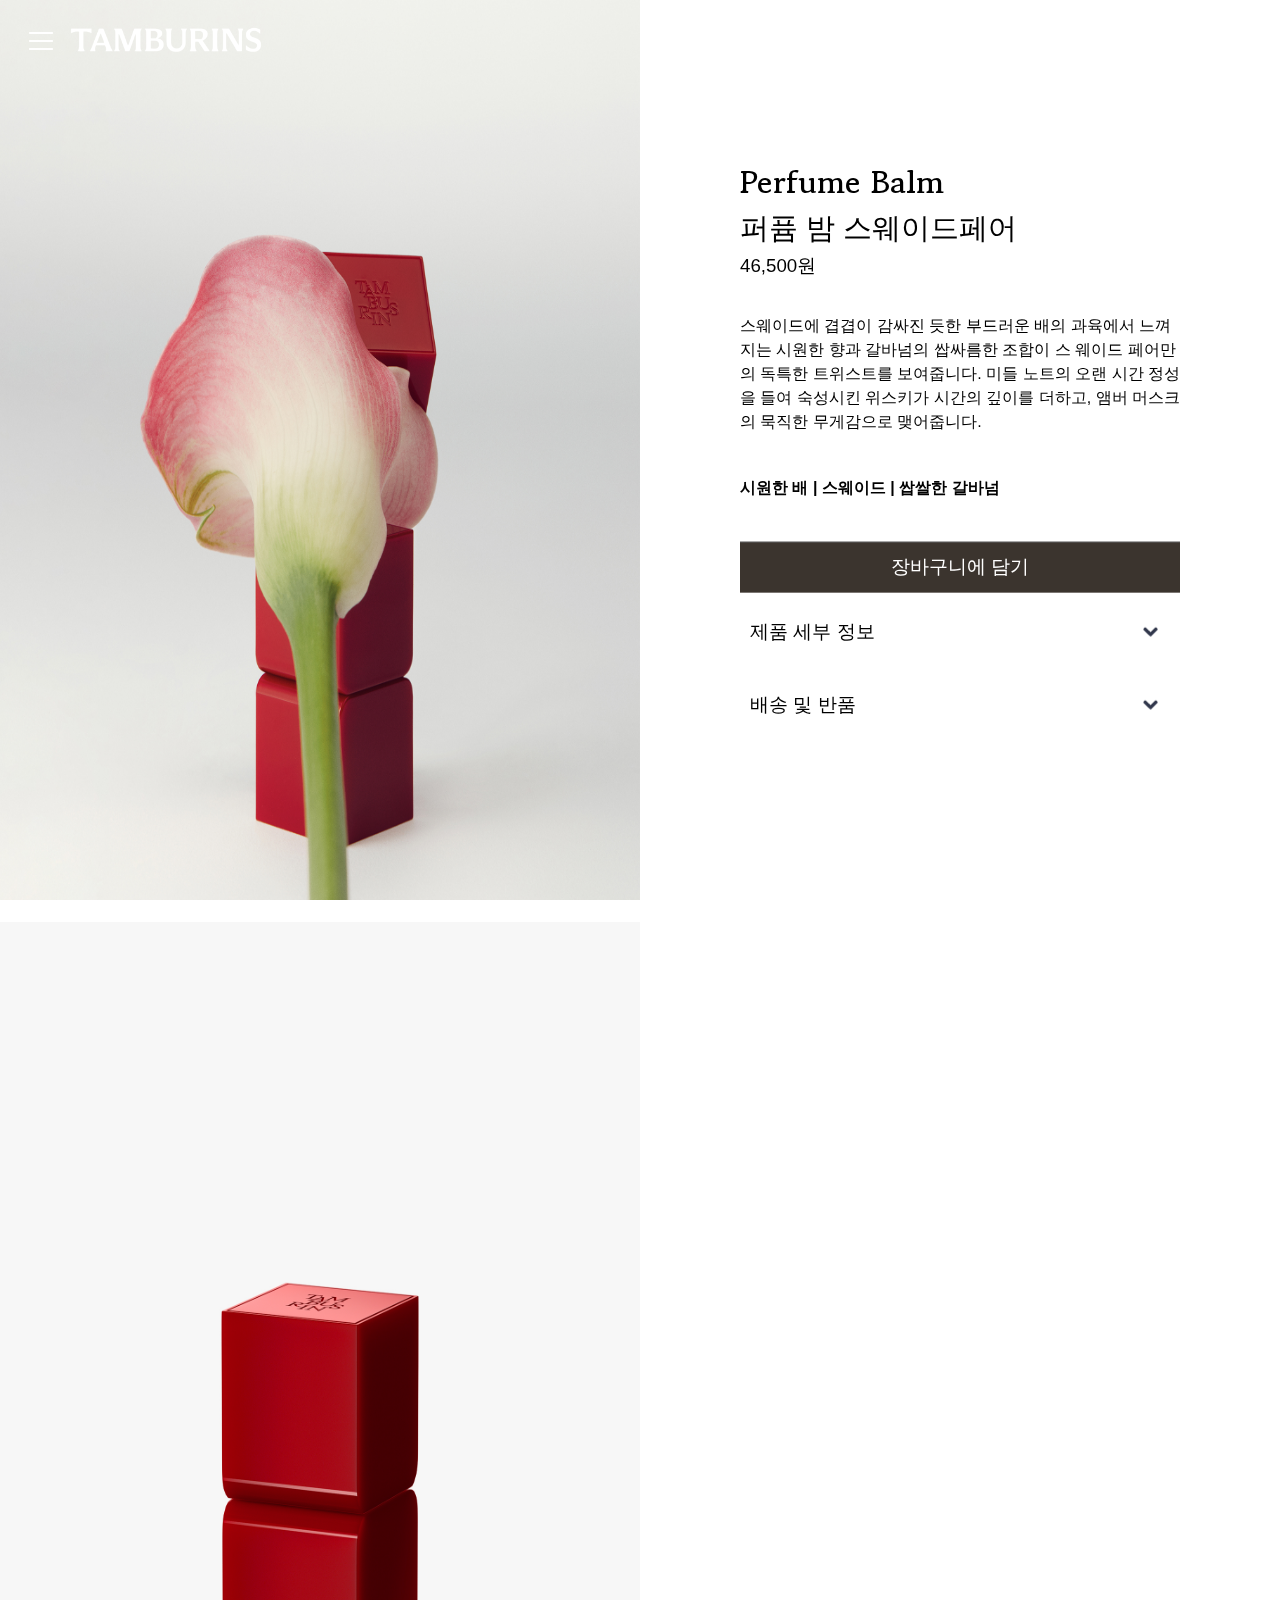
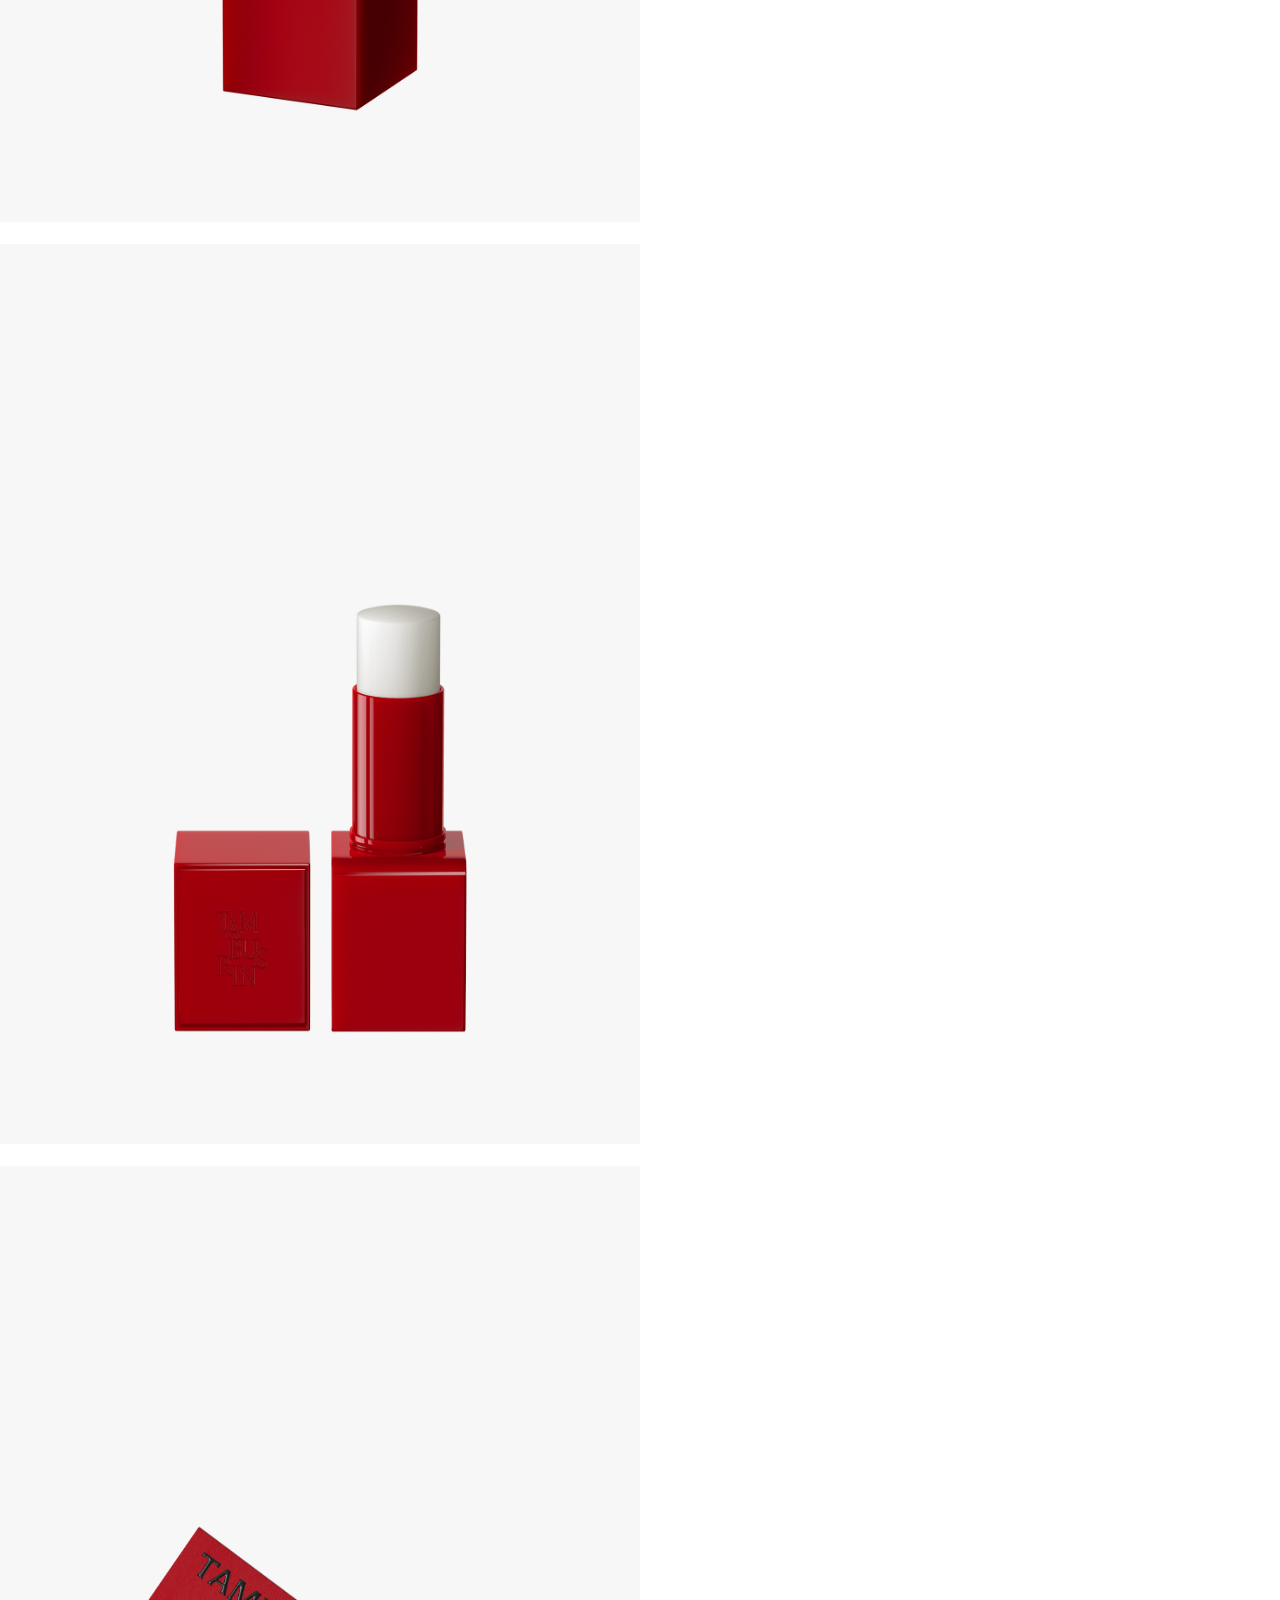
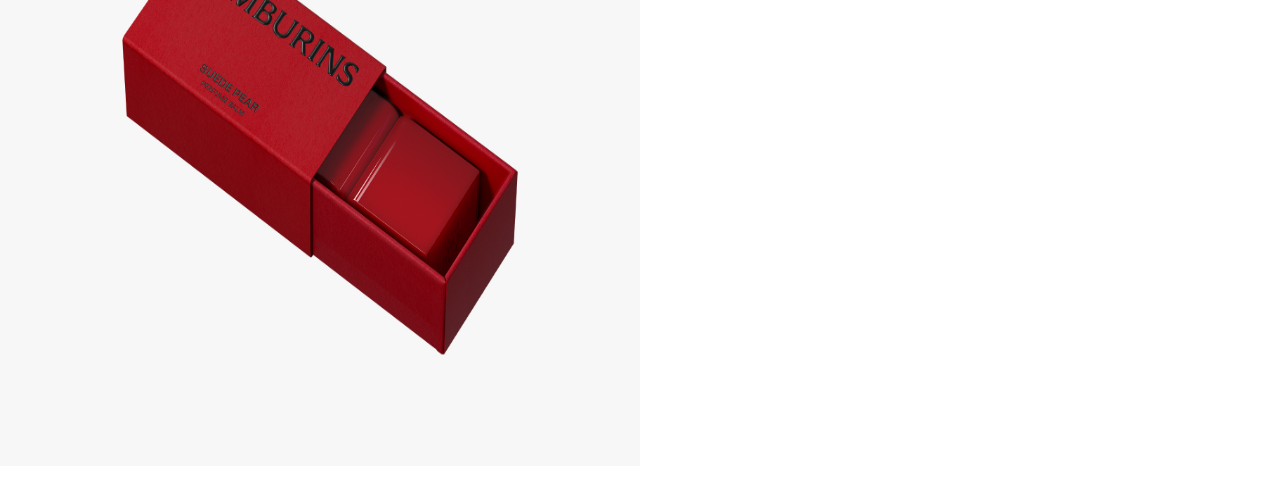
<file: sub4_index.html>
<!DOCTYPE html>
<html lang="ko">

<head>
    <meta charset="UTF-8">
    <meta http-equiv="X-UA-Compatible" content="IE=edge">
    <meta name="viewport" content="width=device-width, initial-scale=1.0">
    <title>TAMBURINS_SUBPAGE</title>
    <link rel="stylesheet" href="css/layout.css">
    <link rel="stylesheet" href="css/layout2.css">
</head>

<body>
    <div class="wrap">

        <header id="main_header">
            <div class="header_wrap">

                <div id="hamburger"><img src="img/hamburger.png"></div>

                <h1 id="logo"><a href="index.html"><img src="img/logo.png"></a></h1>

                <div class="icon_wrap">
                    <div class="icon"><a href="#"><img src="img/search.png"></a></div>
                    <div class="icon"><a href="#"><img src="img/heart.png"></a></div>
                    <div class="icon"><a href="#"><img src="img/handbag.png"></a></div>
                </div>

            </div>

            <nav id="main_nav">

                <ul class="depth">
                    <li class="close"><img src="img/close.png"></li>
                    <li style="font-family: 'Gowun Batang', serif; font-weight: 800;"><a href="index.html">HOME</a></li>
                    <li class="depth1"><a href="#">제품 보기</a>
                        <ul>
                            <li class="depth2"><a href="#">퍼퓸</a></li>
                            <li class="depth2 perfume_balm"><a href="#">퍼퓸 밤</a></li>
                            <li class="depth2"><a href="#">샤워리바디</a></li>
                            <li class="depth2"><a href="#">올팩티브 캔들</a></li>
                            <li class="depth2"><a href="#">퍼퓸 핸드</a></li>
                            <li class="depth2"><a href="#">튜브 핸드</a></li>
                            <li class="depth2"><a href="#">핸드 앤 바디</a></li>
                            <li class="depth2"><a href="#">체인 핸드</a></li>
                            <li class="depth2"><a href="#">손소독제</a></li>
                            <li class="depth2"><a href="#">멀티 플래그런스</a></li>
                            <li class="depth2"><a href="#">샘플 키트</a></li>

                        </ul>
                    </li>
                    <li class="best"><a href="#">베스트 셀러</a>
                    </li>
                    <li><a href="#">선물 추천</a></li>
                    <li><a href="#">매장 보기</a></li>
                </ul>



            </nav>
        </header>
        <section class="detailArea-wrap">
            <div class="img_con">
                <img src="img/suedePear_3.jpg" alt="스웨이드페어" class="img_main"> <br><br>
                <img src="img/suedePear_0.jpg" alt="스웨이드페어"> <br><br>
                <img src="img/suedePear_1.jpg" alt="스웨이드페어"> <br><br>
                <img src="img/suedePear_2.jpg" alt="스웨이드페어"> <br><br>
            </div>
            <div class="side">
                <div class="side_box">
                    <div id="detail_text">
                        <h2>Perfume Balm<br>
                            <span>퍼퓸 밤 스웨이드페어</span>
                        </h2>
                        <h3>46,500원</h3>
                        <p>스웨이드에 겹겹이 감싸진 듯한 부드러운 배의 과육에서 느껴지는 시원한 향과 갈바넘의 쌉싸름한 조합이 스 웨이드 페어만의 독특한 트위스트를 보여줍니다. 미들 노트의 오랜 시간 정성을 들여 숙성시킨 위스키가 시간의 깊이를 더하고, 앰버 머스크의 묵직한 무게감으로 맺어줍니다.</p>
                        <span id="perfume">시원한 배 | 스웨이드 | 쌉쌀한 갈바넘</span>
                    </div>

                    <div id="add">
                        <a href="#">장바구니에 담기</a>

                    </div>

                    <div id="info_box">
                        <dl class="acco">
                            <dt>제품 세부 정보</dt>
                            <dd><span class="bold">전성분</span><br>
                                카프릴릭/카프릭트라이글리세라이드, 향료, 다이메티콘, 마이크로크리스탈린왁스, 파라핀, 페닐트라이메티콘, 벤질살리실레이트, 합성왁스, 비에이치티, 리날룰,
                                쿠마린, 제라니올, 리모넨, 벤질알코올, 유제놀<br><br>
                                <span class="bold">사용방법</span><br>
                                용기 하단을 돌려 내용물을 끌어올려 손목, 귀 뒤 등 맥박이 뛰는 부위에 가볍게 발라줍니다.<br><br>
                                <span class="bold">사용할 때의 주의사항</span><br>
                                1. 손목 등에 가볍게 테스트 후 사용하세요.<br>
                                2. 사용 시 묻어날 수 있으니 잘 흡수시켜 사용해주세요.<br>
                                3.제형 특성상 온도에 민감하여 고온 보관시 스웨팅 현상이 발생할 수 있으니 유의해주세요.<br>
                            </dd>
                            <dt>배송 및 반품</dt>
                            <dd>3만원 이상 구매하실 경우 배송 비용은 무료입니다.<br>
                                주문량 증가로 인해, 주문일로부터 1~3영업일 이내 출고됩니다.(당일 출고 불가)</dd>
                        </dl>
                    </div>
                </div>
            </div>
        </section>
    </div>
</body>
<script src="js/jquery-3.1.1.min.js"></script>
<script src="js/main.js"></script>

</html>
</file>
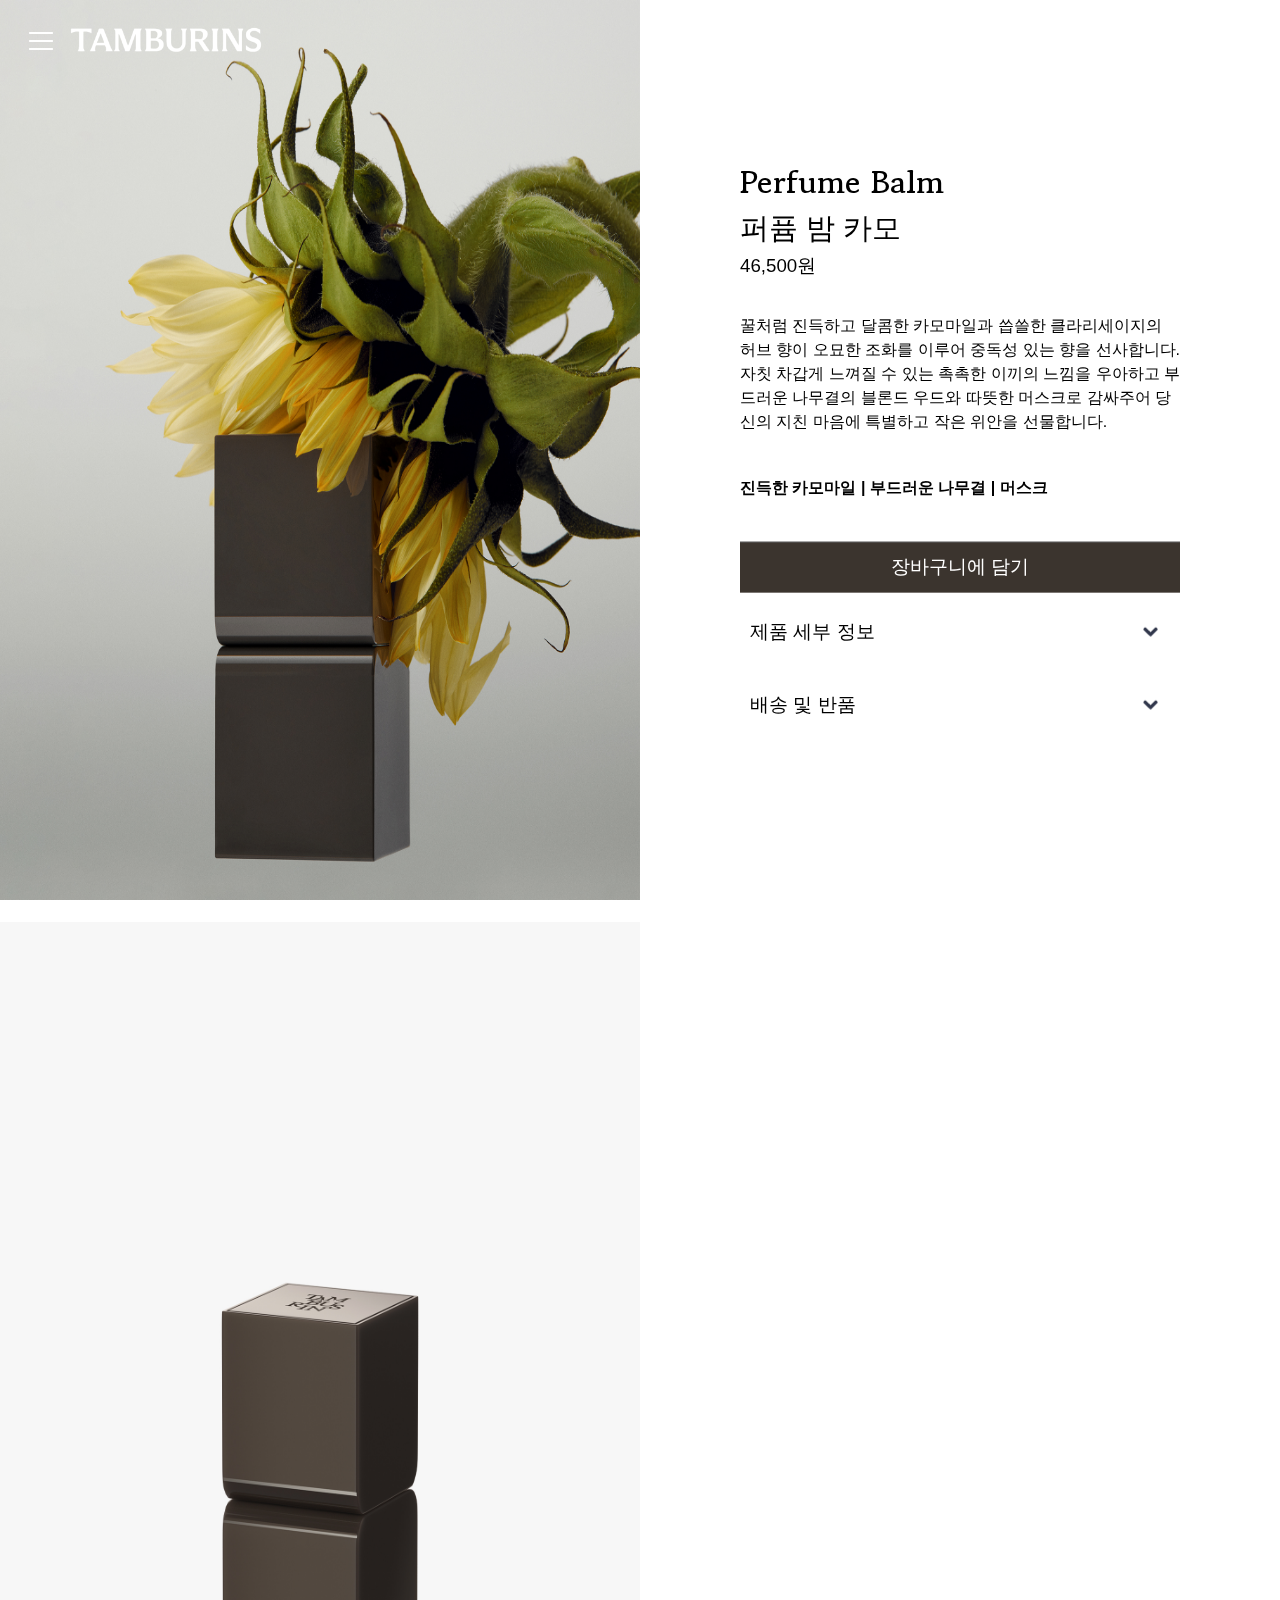
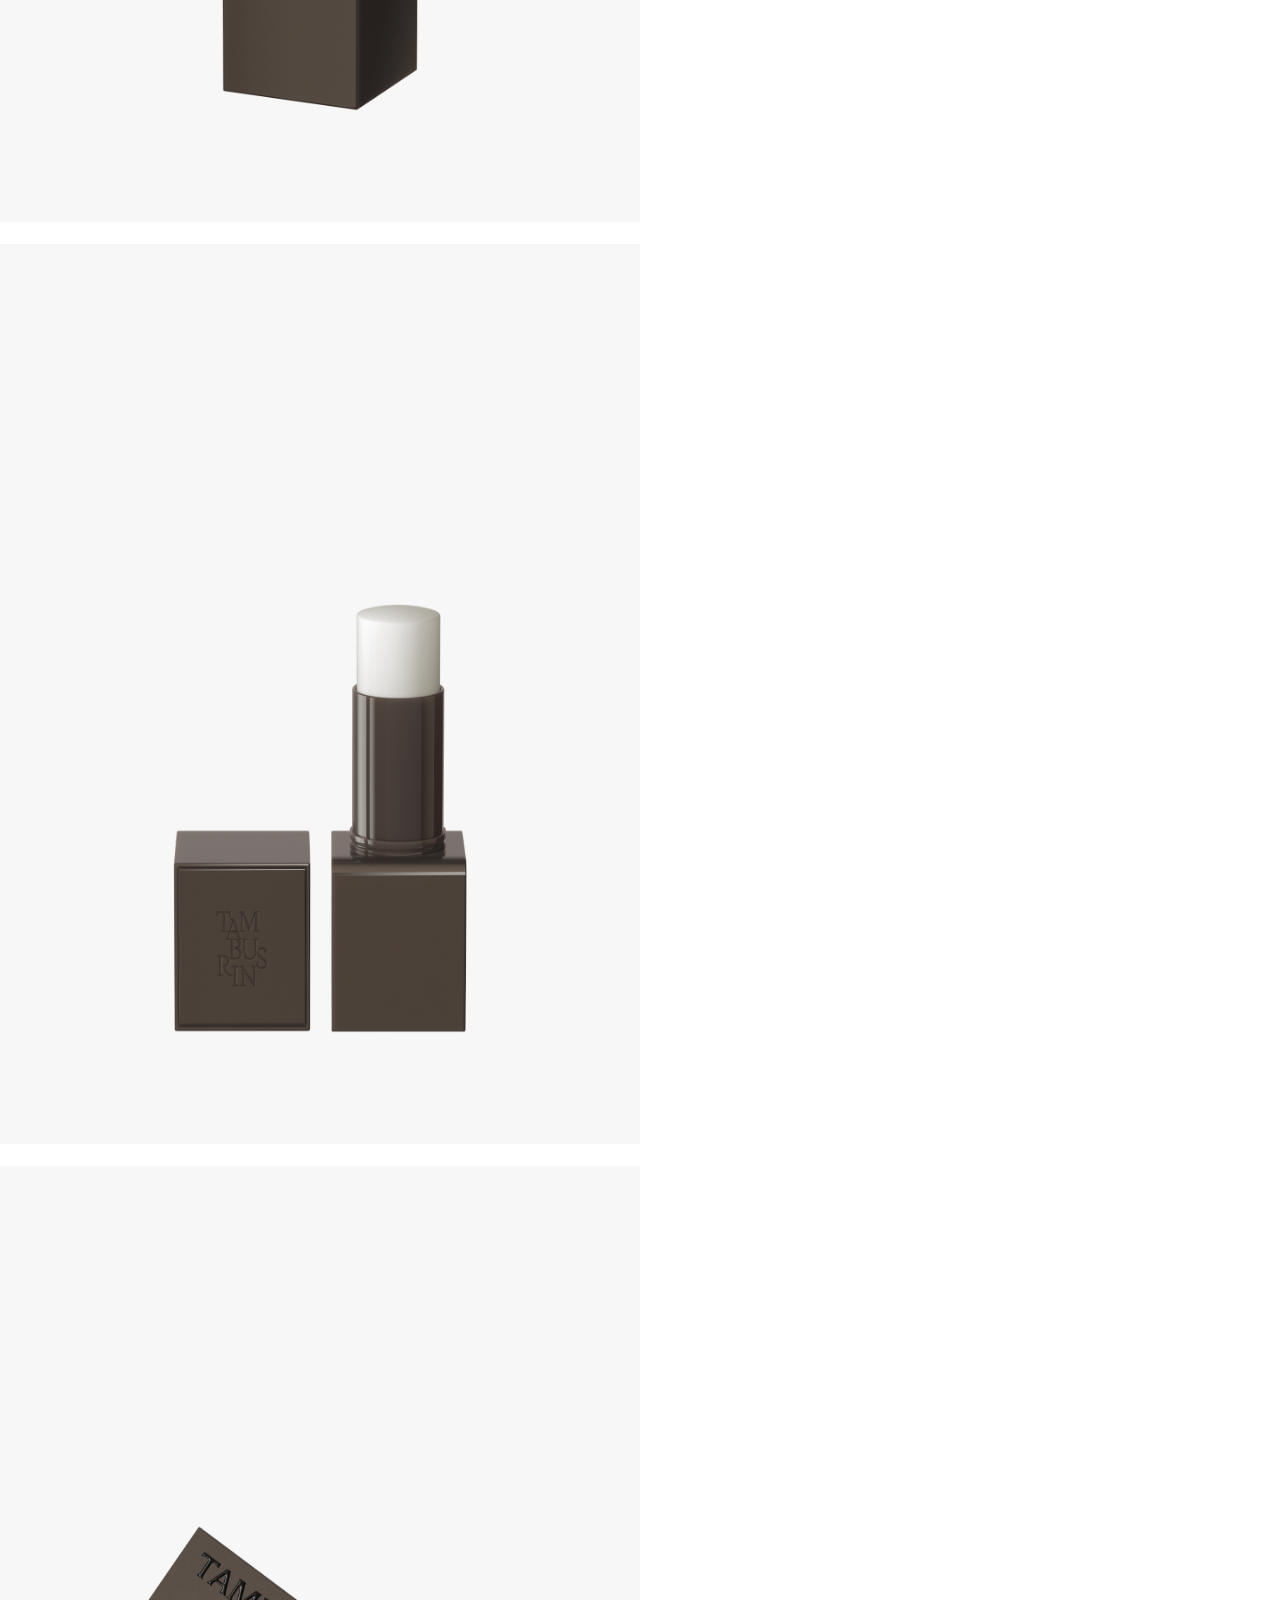
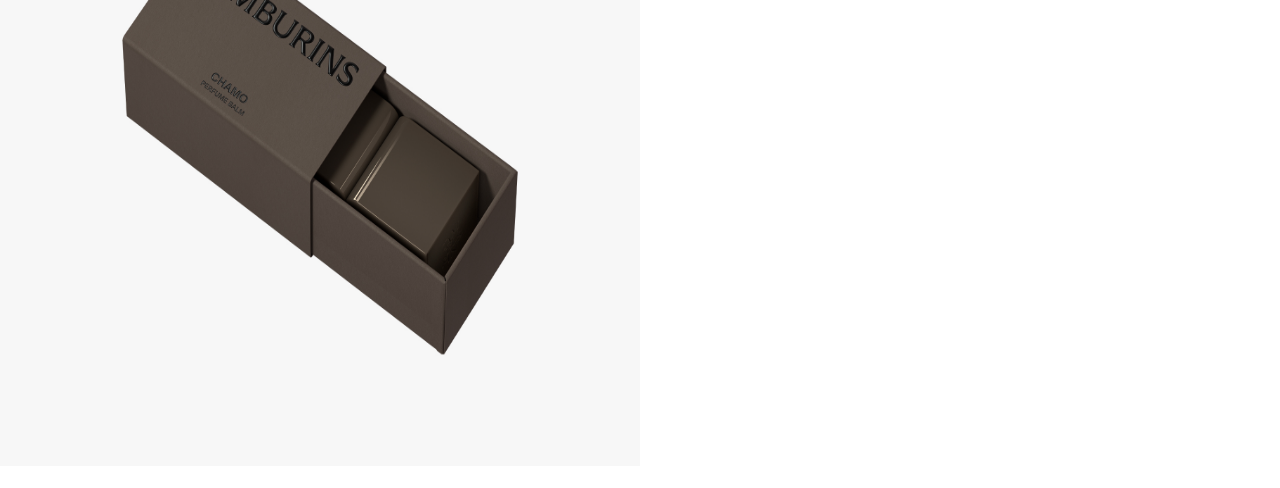
<file: sub_index.html>
<!DOCTYPE html>
<html lang="ko">

<head>
    <meta charset="UTF-8">
    <meta http-equiv="X-UA-Compatible" content="IE=edge">
    <meta name="viewport" content="width=device-width, initial-scale=1.0">
    <title>TAMBURINS_SUBPAGE</title>
    <link rel="stylesheet" href="css/layout.css">
    <link rel="stylesheet" href="css/layout2.css">
</head>

<body>
    <div class="wrap">

        <header id="main_header">
            <div class="header_wrap">

                <div id="hamburger"><img src="img/hamburger.png"></div>

                <h1 id="logo"><a href="index.html"><img src="img/logo.png"></a></h1>

                <div class="icon_wrap">
                    <div class="icon"><a href="#"><img src="img/search.png"></a></div>
                    <div class="icon"><a href="#"><img src="img/heart.png"></a></div>
                    <div class="icon"><a href="#"><img src="img/handbag.png"></a></div>
                </div>

            </div>

            <nav id="main_nav">

                <ul class="depth">
                    <li class="close"><img src="img/close.png"></li>
                    <li style="font-family: 'Gowun Batang', serif; font-weight: 800;"><a href="index.html">HOME</a></li>
                    <li class="depth1"><a href="#">제품 보기</a>
                        <ul>
                            <li class="depth2"><a href="#">퍼퓸</a></li>
                            <li class="depth2 perfume_balm"><a href="#">퍼퓸 밤</a></li>
                            <li class="depth2"><a href="#">샤워리바디</a></li>
                            <li class="depth2"><a href="#">올팩티브 캔들</a></li>
                            <li class="depth2"><a href="#">퍼퓸 핸드</a></li>
                            <li class="depth2"><a href="#">튜브 핸드</a></li>
                            <li class="depth2"><a href="#">핸드 앤 바디</a></li>
                            <li class="depth2"><a href="#">체인 핸드</a></li>
                            <li class="depth2"><a href="#">손소독제</a></li>
                            <li class="depth2"><a href="#">멀티 플래그런스</a></li>
                            <li class="depth2"><a href="#">샘플 키트</a></li>

                        </ul>
                    </li>
                    <li class="best"><a href="#">베스트 셀러</a>
                    </li>
                    <li><a href="#">선물 추천</a></li>
                    <li><a href="#">매장 보기</a></li>
                </ul>



            </nav>
        </header>
        <section class="detailArea-wrap">
            <div class="img_con">
                <img src="img/chamo_3.jpg" alt="카모밤"> <br><br>
                <img src="img/chamo_0.jpg" alt="카모밤"> <br><br>
                <img src="img/chamo_1.jpg" alt="카모밤"> <br><br>
                <img src="img/chamo_2.jpg" alt="카모밤"> <br><br>
            </div>
            <div class="side">
                <div class="side_box">
                    <div id="detail_text">
                        <h2>Perfume Balm<br>
                            <span>퍼퓸 밤 카모</span>
                        </h2>
                        <h3>46,500원</h3>
                        <p>꿀처럼 진득하고 달콤한 카모마일과 씁쓸한 클라리세이지의 허브 향이
                            오묘한 조화를 이루어 중독성 있는 향을 선사합니다. 자칫 차갑게 느껴질 수 있는 촉촉한 이끼의 느낌을 우아하고 부드러운 나무결의 블론드 우드와 따뜻한 머스크로
                            감싸주어 당신의 지친 마음에 특별하고 작은 위안을 선물합니다.</p>
                        <span id="perfume">진득한 카모마일 | 부드러운 나무결 | 머스크</span>
                    </div>

                    <div id="add">
                        <a href="#">장바구니에 담기</a>

                    </div>

                    <div id="info_box">
                        <dl class="acco">
                            <dt>제품 세부 정보</dt>
                            <dd><span class="bold">전성분</span><br>
                                카프릴릭/카프릭트라이글리세라이드, 향료, 다이메티콘, 마이크로크리스탈린왁스, 파라핀, 페닐트라이메티콘, 벤질살리실레이트, 합성왁스, 비에이치티, 리날룰,
                                쿠마린, 제라니올, 리모넨, 벤질알코올, 유제놀<br><br>
                                <span class="bold">사용방법</span><br>
                                용기 하단을 돌려 내용물을 끌어올려 손목, 귀 뒤 등 맥박이 뛰는 부위에 가볍게 발라줍니다.<br><br>
                                <span class="bold">사용할 때의 주의사항</span><br>
                                1. 손목 등에 가볍게 테스트 후 사용하세요.<br>
                                2. 사용 시 묻어날 수 있으니 잘 흡수시켜 사용해주세요.<br>
                                3.제형 특성상 온도에 민감하여 고온 보관시 스웨팅 현상이 발생할 수 있으니 유의해주세요.<br>
                            </dd>
                            <dt>배송 및 반품</dt>
                            <dd>3만원 이상 구매하실 경우 배송 비용은 무료입니다.<br>
                                주문량 증가로 인해, 주문일로부터 1~3영업일 이내 출고됩니다.(당일 출고 불가)</dd>
                        </dl>
                    </div>
                </div>
            </div>
        </section>
    </div>
</body>
<script src="js/jquery-3.1.1.min.js"></script>
<script src="js/main.js"></script>

</html>
</file>
<file: css/layout.css>
@import url('https://fonts.googleapis.com/css2?family=Gowun+Batang:wght@400;700&display=swap');

*{margin: 0; padding: 0; box-sizing: border-box;}
a{text-decoration: none; color: black;}
ul,ol,li{list-style: none;}
body{
    font-family: 'AppleSDGothicNeo', 'Noto Sans KR', sans-serif;
}

header{
    width: 100%;
    height: 70px;
    background-color: rgba(0,0,0,0);
    position: fixed;
    z-index: 99;
    top: 0;
    left: 0;
    transition-duration: 0.5s;
}
#main_header.up{
    top: -70px;
}
header .header_wrap{
    width: calc(100% - 100px);
    margin: 0 auto;
    display: flex;
    justify-content: space-between;
}
header #hamburger{
    padding-top: 25px;
    cursor: pointer;
}
header .icon_wrap{
    display: flex;
    padding: 25px 0;
}
header .icon_wrap .icon{
    padding-left: 20px;
}
header nav{
    /* background-color: rgba(59,52,46,0.8); */
    background-image: url(../img/7.jpg);
    background-size: cover;
    background-position: center center;
    color: white;
    width: 100%;
    height: 100vh;
    position: fixed;
    top: 0;
    left: 0;
    padding: 16px 0 0 60px;
    line-height: 3;
    font-size: 1.2rem;
}
header #main_nav a{
    color: white;
}
header #main_nav ul li{
    font-weight: 500;
}
header #main_nav ul{
    width: 130px;
    z-index: 99;
}
header #main_nav .depth2{
    padding-left: 20px;
    display: none;
    font-size: 1rem;
    line-height: 2.5;
    font-weight: 400;
}
header #main_nav .depth2 a{
    color: rgba(255,255,255,0.6);
}
header #main_nav .perfume_balm a{
    color: white;
    font-weight: 500;
}
/*********************** header 끝 *************************/

/*********************** sec01 시작 *************************/
#main_img{
    background-image: url(../img/main_img.jpg);
    width: 100%;
    height: 100vh;
    background-size: cover;
    background-position: center center;
}
/*********************** sec01 끝 *************************/

/*********************** sec02 시작 *************************/
.inner{
    width: 1810px;
    height: 100vh;
    margin: 0 auto;
}
#train_wrap{
    width: 100%;
    height: 700px;
    display: flex;
    justify-content: flex-end;
    overflow: hidden;
}
#sec02 .train{
    width: 50%;
    display: flex;
    flex-wrap: nowrap;
    animation:sliding_carousel 15s linear infinite;
} 

#sec02 .sec02_img{
    background-image: url(../img/flower.jpg);
    background-repeat: no-repeat;
    background-size: cover;
    width: 50%;
    height: 100vh;
}
#sec02 .con_wrap{
    width: 50%;
}
#sec02 .content{
    display: flex;
}
.content_in {
    max-width: 800px;
    margin: 0 auto;
    justify-content: space-between;
    padding-top: 60px;
    position: relative;
}
.con{
    padding: 0 50px 0 0;
}
.con_img img{
    width: 375px;
}
.con_wrap{
    background-color: #F7F7F7;
}
.con_wrap .text_box{
    text-align: center;
    padding-top: 100px;
}
.con_wrap h1{
    font-size: 2rem;
    font-weight: 500;
    padding-bottom: 20px;
    font-family: 'Gowun Batang', serif;
}
.con_wrap p{
    font-size: 0.9rem;
}
.con_text {
    line-height: 1.7;
    padding-bottom: 30px;
}
.con_text h2{
    font-weight: 500;
}
#more_btn{
    float: right;
}
#carousel_button{
    position: absolute;
    right: 0;
    bottom: 5px;
}
#carousel_button div{
    width: 50px;
    height: 50px;
    float: left;
    position: relative;
    cursor: pointer;
}
#carousel_bar{
    position: absolute;
    bottom: 0;
    left: 0;
    width: 100%;
    height: 1px;
    background-color: #aaa;
}
#position_bar{
    height: 100%;
    width: calc(100% / 4);
    background-color: #000;
}
#carousel_button span{
    background-color: #aaa;
    height: 1px;
    width: 30px;
    position: absolute;
    bottom: 25px;
    left: 10px;
}
#carousel_button span:nth-child(2){
    width: 7px;
    transform-origin: left bottom;
    transform: rotate(-45deg);
}
#carousel_button #right_btn span:nth-child(2){
    right: 10px;
    left: unset;
    transform-origin: right bottom;
    transform: rotate(45deg);
}
#carousel_button div:hover span{
    background-color: #000;
}
/*********************** sec02 끝 *************************/

/*********************** sec03 시작 *************************/
#sec03 .more h2{
    font-size: 2rem;
    font-weight: 400;
}
#sec03 .more{
    background-image: url(../img/store.jpg);
    background-position: center center;
    background-size: cover;
    width: 100%;
    height: 200px;
    display: flex;
    justify-content: center;
    align-items: center;
    color: white;
    text-align: center;
    transition-duration: 1s;
    font-family: 'Gowun Batang', serif;
}
#sec03 .more:hover{
    height: 550px;
}
#sec03 .more:hover h2{
    font-size: 3rem;
    transition-duration: 1s;
}
#sec03 .more:hover a{
    opacity: 1;
    height: 60px;
    margin-top: 20px;
    overflow: visible;
}
/* #sec03 .more_in{
    height: 50px;
} */
#sec03 .more:nth-child(2){
    background-image: url(../img/Best_Sellers.jpg);
}
#sec03 .more:nth-child(3){
    background-image: url(../img/gift_set.png);
}
.more a{
    color: white;
    height: 0;
    width: 200px;
    display: inline-block;
    border: solid 1px rgba(255,255,255,0.3);
    line-height: 60px;
    background-color: rgba(255,255,255,0.1);
    margin-top: 0;
    opacity: 0;
    /* overflow: hidden; */
    position: relative;
    font-size: 0.7rem;
}
/*********************** sec03 끝 *************************/

@media (max-width:1300px){
    #sec02 .content{
        display: block;
    }
    #sec02 .con_wrap {
        width: 100%;
    }
    #sec02 .sec02_img{
        width: 100%;
    }
}
@media (max-width:850px) {
    header nav{
        background-image: url(../img/mo_nav.png);
        background-size: cover;
        background-position: center center;
        color: white;
        width: 100%;
        height: 100vh;
        position: fixed;
        top: 0;
        left: 0;
        padding: 16px 0 0 60px;
        line-height: 3;
        font-size: 1.2rem;
    }

    header .header_wrap{
        width: calc(100% - 50px);
        display: flex;
        justify-content: flex-start;
    }
    header h1 img{
        width: 218px;
        height: 42px;
        margin-top: 17px;
        margin-right: 50px;
    }
    header .icon_wrap{
        display: none;
    }
    #main_img{
        background-image: url(../img/mo_bg.jpg);
        background-position: center center;
        background-repeat: no-repeat;
    }
    .con_wrap .text_box p{
        font-size: 0.8rem;
        width: 85%;
        text-align: center;
        margin: 0 auto;
    }
    #sec02 .train {
        width: 33%;
        display: block;
        margin: 0 auto;
        flex-wrap: nowrap;
        animation: sliding_carousel 15s linear infinite;
    }
    #train_wrap{
        height: 570px;
    }
    .con_text{
        padding-top: 20px;
    }
    .content_in{
        padding-top: 0;
    }
    .con{
        padding:  0 40px;
    }
    .bx-controls-direction{
        display: none;
    }
    .bx-wrapper .bx-pager, .bx-wrapper .bx-controls-auto{
        display: none;
    }
    #sec02 .sec02_img{
        display: none;
    }

    #sec03 .more h2{
        padding-top: 30px;
    }
    #sec03 .more:hover{
        height: 200px;
    }
    #sec03 .more:hover h2{
        font-size: 2rem;
    }
    .more a{
        color: white;
        height: 30px;
        width: 200px;
        display: inline-block;
        border: solid 1px rgba(255,255,255,0.3);
        line-height: 30px;
        background-color: rgba(0,0,0,0.1);
        margin-top: 0;
        opacity: 1;
        /* overflow: hidden; */
        position: relative;
        font-size: 0.7rem;
    }
    #sec03 .more:hover a{
        opacity: 1;
        height: 30px;
        margin-top: 0;
        overflow: visible;
    }
}
</file>
<file: css/layout3.css>
@import url('https://fonts.googleapis.com/css2?family=Gowun+Batang:wght@400;700&display=swap');

body{
    background-color: #f7f7f7;
}
header .header_wrap{
    width: calc(100% - 50px);
    display: flex;
    justify-content: flex-start;
}
header h1{
    width: 215px;
    height: 42px;
    padding-top: 17px;
}
header h1 img{
    width: 100%;
    margin-left: 10px;
}
header .icon_wrap{
    display: none;
}

#best_wrap{
    width: 100%;
    height: 100vh;
    /* background-color: rgb(134, 111, 83); */
}
#menu_list{
    display: flex;
    padding-right: 20px;
    justify-content: space-between;
    padding: 50px 0;
}
#menu_list .sub_go a{
    color: #3b342e;
    font-weight: 600;
}
.best_list{
    padding: 100px;
    padding-bottom: 0px;
    border-bottom: 1px solid black;
}
.best_list p{
    font-size: 2rem;
    font-family: 'Gowun Batang', serif;
}
.item_list{
    width: 100%;
    height: 100%;
}
.item_list>ul{
    width: 100%;
    display: grid;
    grid-template-columns: repeat(4,minmax(10px,1fr));
}
.item_list>ul>li{
    width: 100%;
    position: relative;
    display: inline-block;
    box-sizing: border-box;
}
.item_list ul li img{
    width: 100%;
}
.item_list>ul>li p{
    width: 80%;
    height: 100px;
    padding: 10px 20px;
    position: absolute;
    top: 50px;
    left: 10%;
    opacity: 0;
    /* background-color: #fff;
    border: 1px solid #000; */
    transition: .3s ease-in-out;
    font-weight: 500;
}
.item_list>ul>li span{
    font-size: 0.8rem;
    font-weight: 200;
}
.item_list>ul>li:hover p{
   opacity: 1;
}

@media (max-width:850px){
    header h1 img{
        margin-top: 0;
        height: inherit;
    }
    .best_list {
        padding: 100px 75px;
        padding-bottom: 50px;
    }
    #menu_list{
        display: none;
    }
    .item_list>ul {
        width: 100%;
        display: grid;
        grid-template-columns: repeat(1,minmax(10px,1fr));
    }
    .item_list>ul>li p{
        opacity: 1;
        padding: 0px 20px;
        top: 30px;
    }
}
</file>
<file: css/layout2.css>
header .header_wrap{
    width: calc(100% - 50px);
    display: flex;
    justify-content: flex-start;
}
header h1 img{
    width: 218px;
    height: 42px;
    margin-top: 17px;
    margin-right: 50px;
}
header .icon_wrap{
    display: none;
}
.detailArea-wrap{
    display: flex;
}
.img_con{
    width: 50%;
}
.img_con img{
    width: 100%;
    height: 100vh;
}
.side{
    width: 50%;
    height: 100vh;
    top: 0;
    right: 0;
    position: fixed;
}
.side_box{
    top: 50%;
    position: absolute;
    transform: translate(0,-50%);
    padding: 0 100px;
    line-height: 3;
}
.side_box h2{
    font-size: 2rem;
    line-height: 1.3;
    font-weight: 700;
    font-family: 'Gowun Batang', serif;
}
.side_box h2 span{
    font-family: 'AppleSDGothicNeo', 'Noto Sans KR', sans-serif;
    font-weight: 500;
    font-size: 1.8rem;
}
.side_box h3{
    font-weight: 500;
    line-height: 2;
}
#detail_text p{
    line-height: 1.5;
    padding: 30px 0;
}
#detail_text{
    border-bottom: 1px solid #000;
    padding-bottom: 30px;
}
#perfume{
    font-weight: 600;
}
#add{
    background-color: #3B342E;
    width: 100%;
    height: 50px;
    text-align: center;
    font-size: 1.2rem;
    line-height: 2.5;
}
#add a{
    color: #fff;
}

.acco{
    width: 100%;
    margin: 0 auto;
}
.acco dt{
    width: 100%;
    /* background-color: darkkhaki; */
    background-image: url(../img/arrow_down.png);
    background-repeat: no-repeat;
    background-position: 95%;
    font-size: 1.2rem;
    padding: 5px 10px;
    margin: 5px 0 0;
    box-sizing: border-box;
}
.acco dt.open{
    background-image: url(../img/arrow_up.png);
}
.acco dd{
    width: 100%;
    height: 300px;
    margin: 0 auto;
    padding: 0 10px;
    box-sizing: border-box;
    display: none;
    font-size: 0.8rem;
    line-height: 1.5;
}
.acco .bold{
    font-size: 1rem;
    font-weight: 500;
}

@media (max-width:850px){
    .detailArea-wrap{
        position: relative;
        display: block;
    }
    .img_con{
        width: 100%;
        height: 100%;
        display: flex;
        overflow: hidden;
    }
    .img_main{
        display: block;
    }
    .img_con img{
        width: 100%;
        height: 100%;
    }
    .side{
        width: 100%;
        height: 10%;
        position: absolute;
        top: 100%;
        right: 0;
    }
    .side_box{
        width: 100%;
        height: 100%;
        top: 100%;
        position: absolute;
        transform: translate(0,-50%);
        padding: 0 50px;
        line-height: 3;
    }
    .side h2{
        font-size: 1.5rem;
    }
    .side_box h2 span{
        font-size: 1.5rem;
    }
    .side_box h3{
        font-size: 1rem;
        font-weight: 400;
    }
    #detail_text p{
        font-size: 0.8rem;
    }
    #perfume{
        font-size: 0.7rem;
    }
    /* #add{
        position: fixed;
        bottom: 0;
        left: 0;
    } */
    .acco dd{
        height: 350px;
    }
}
</file>
